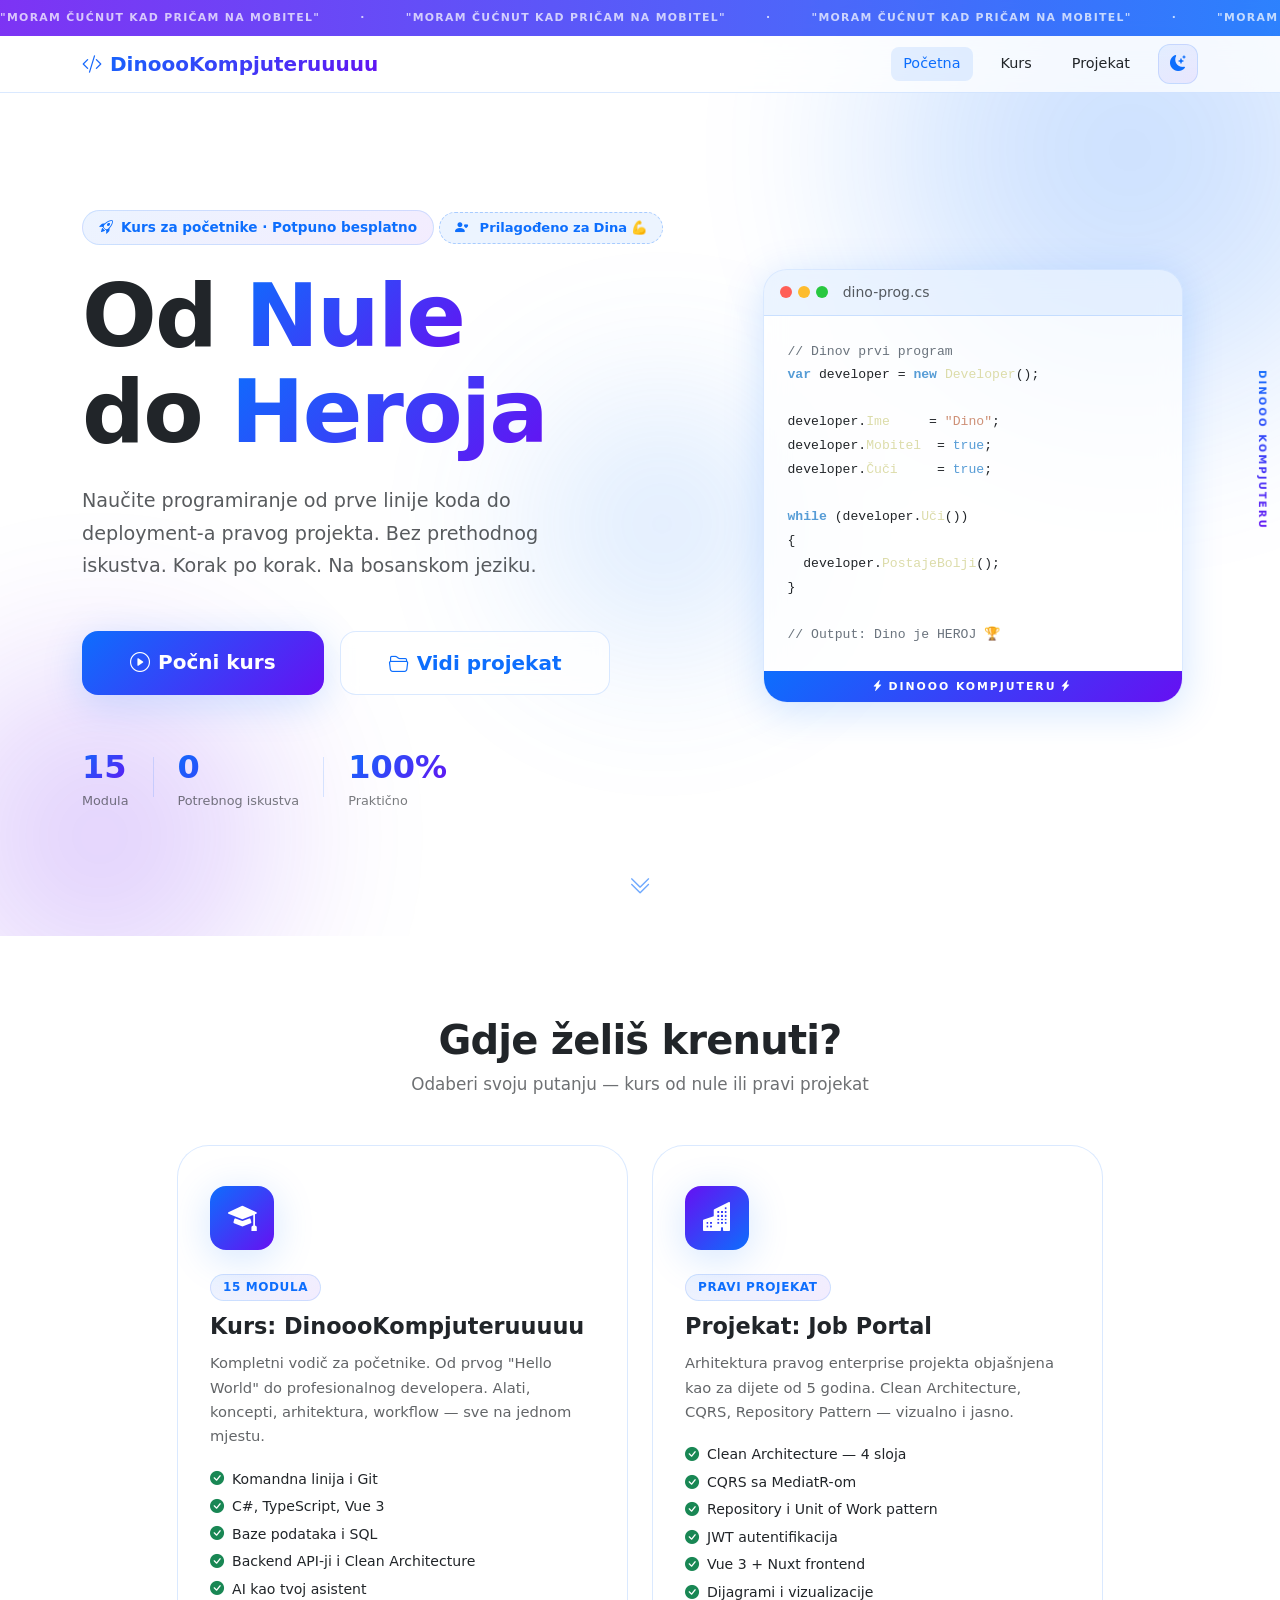
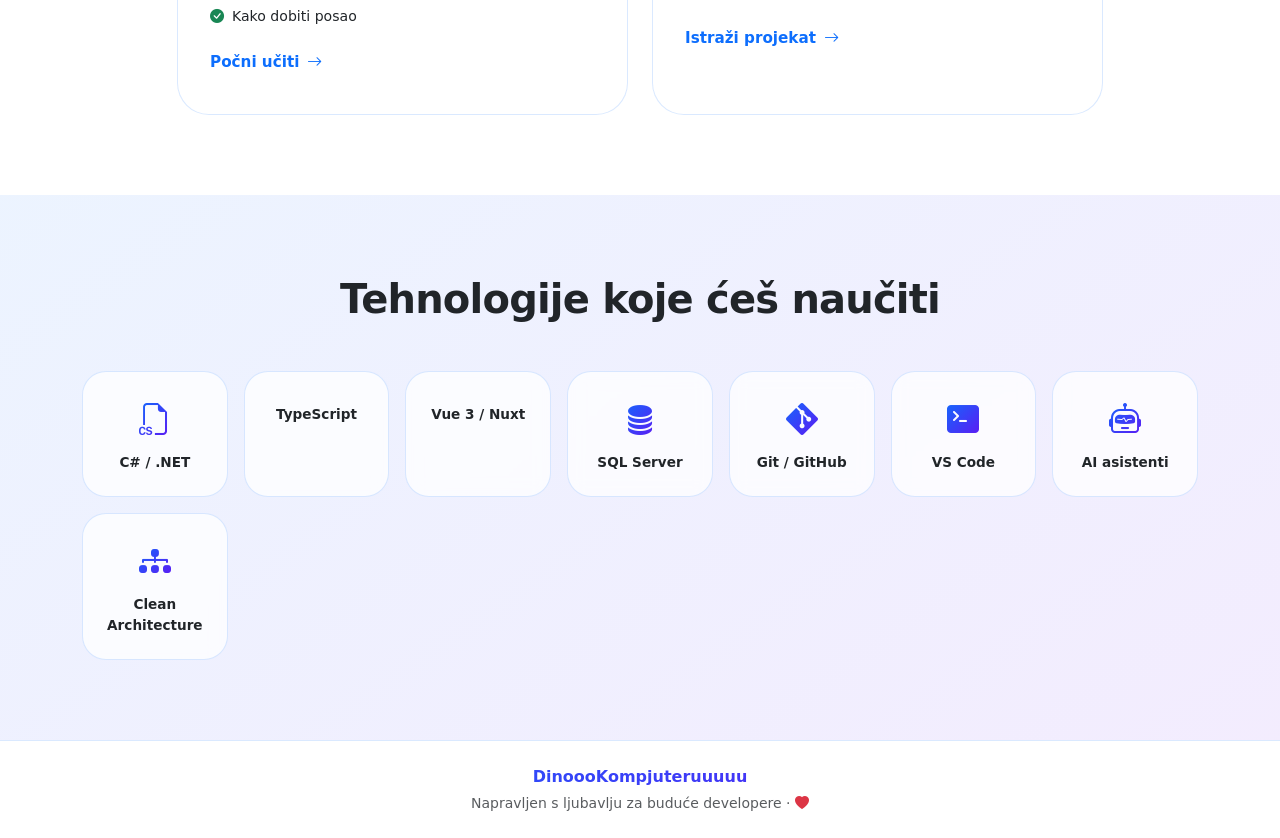
<file: from-zero-to-hero/index.html>
<!DOCTYPE html>
<html lang="bs" data-bs-theme="light">
<head>
  <meta charset="UTF-8" />
  <meta name="viewport" content="width=device-width, initial-scale=1.0" />
  <title>DinoooKompjuteruuuuu — Kurs za Web Developere</title>
  <link href="https://cdn.jsdelivr.net/npm/bootstrap@5.3.3/dist/css/bootstrap.min.css" rel="stylesheet" />
  <link href="https://cdn.jsdelivr.net/npm/bootstrap-icons@1.11.3/font/bootstrap-icons.css" rel="stylesheet" />
  <link href="css/styles.css" rel="stylesheet" />
</head>
<body>

  <!-- DINO QUOTE — scrolling ticker strip -->
  <div class="dino-quote-strip" aria-hidden="true">
    <div class="dino-quote-track">
      <span>"MORAM ČUĆNUT KAD PRIČAM NA MOBITEL"</span>
      <span aria-hidden="true">·</span>
      <span>"MORAM ČUĆNUT KAD PRIČAM NA MOBITEL"</span>
      <span aria-hidden="true">·</span>
      <span>"MORAM ČUĆNUT KAD PRIČAM NA MOBITEL"</span>
      <span aria-hidden="true">·</span>
      <span>"MORAM ČUĆNUT KAD PRIČAM NA MOBITEL"</span>
      <span aria-hidden="true">·</span>
      <span>"MORAM ČUĆNUT KAD PRIČAM NA MOBITEL"</span>
      <span aria-hidden="true">·</span>
      <span>"MORAM ČUĆNUT KAD PRIČAM NA MOBITEL"</span>
      <span aria-hidden="true">·</span>
    </div>
  </div>

  <!-- NAVBAR -->
  <nav class="navbar navbar-expand-lg fixed-top glass-nav glass-nav--below-strip">
    <div class="container">
      <a class="navbar-brand fw-bold gradient-text" href="index.html">
        <i class="bi bi-code-slash me-2"></i>DinoooKompjuteruuuuu
      </a>
      <div class="d-flex align-items-center gap-3 ms-auto">
        <a href="index.html" class="nav-link-custom active">Početna</a>
        <a href="course.html" class="nav-link-custom">Kurs</a>
        <a href="project.html" class="nav-link-custom">Projekat</a>
        <button class="btn btn-theme-toggle" id="themeToggle" title="Promijeni temu">
          <i class="bi bi-moon-stars-fill" id="themeIcon"></i>
        </button>
      </div>
    </div>
  </nav>

  <!-- DINO BOOST — fixed side label -->
  <div class="dino-boost" aria-hidden="true">
    <span class="dino-boost-text">DINOOO KOMPJUTERU</span>
  </div>

  <!-- MAIN HERO -->
  <section class="hero-main d-flex align-items-center">
    <div class="hero-bg-orb orb-1"></div>
    <div class="hero-bg-orb orb-2"></div>
    <div class="hero-bg-orb orb-3"></div>
    <div class="container position-relative z-1">
      <div class="row align-items-center min-vh-100 py-5">
        <div class="col-lg-7 pt-5">
          <div class="badge-pill mb-3">
            <i class="bi bi-rocket-takeoff me-2"></i>Kurs za početnike · Potpuno besplatno
          </div>
          <div class="dino-personal-tag mb-4">
            <i class="bi bi-person-heart me-2"></i>Prilagođeno za <strong>Dina</strong> 💪
          </div>
          <h1 class="hero-title mb-4">
            Od <span class="gradient-text">Nule</span><br />
            do <span class="gradient-text">Heroja</span>
          </h1>
          <p class="hero-subtitle mb-5">
            Naučite programiranje od prve linije koda do deployment-a pravog projekta.
            Bez prethodnog iskustva. Korak po korak. Na bosanskom jeziku.
          </p>
          <div class="d-flex flex-wrap gap-3">
            <a href="course.html" class="btn btn-primary-gradient btn-lg px-5 py-3">
              <i class="bi bi-play-circle me-2"></i>Počni kurs
            </a>
            <a href="project.html" class="btn btn-outline-glass btn-lg px-5 py-3">
              <i class="bi bi-folder2-open me-2"></i>Vidi projekat
            </a>
          </div>
          <div class="hero-stats mt-5 d-flex flex-wrap gap-4">
            <div class="stat-item">
              <span class="stat-number">15</span>
              <span class="stat-label">Modula</span>
            </div>
            <div class="stat-divider"></div>
            <div class="stat-item">
              <span class="stat-number">0</span>
              <span class="stat-label">Potrebnog iskustva</span>
            </div>
            <div class="stat-divider"></div>
            <div class="stat-item">
              <span class="stat-number">100%</span>
              <span class="stat-label">Praktično</span>
            </div>
          </div>
        </div>
        <div class="col-lg-5 d-none d-lg-flex justify-content-center">
          <div class="hero-code-window">
            <div class="code-window-bar">
              <span class="dot dot-red"></span>
              <span class="dot dot-yellow"></span>
              <span class="dot dot-green"></span>
              <span class="ms-2 text-muted small">dino-prog.cs</span>
            </div>
            <pre class="code-window-body"><span class="code-comment">// Dinov prvi program</span>
<span class="code-keyword">var</span> developer = <span class="code-keyword">new</span> <span class="code-fn">Developer</span>();

developer.<span class="code-fn">Ime</span>     = <span class="code-string">"Dino"</span>;
developer.<span class="code-fn">Mobitel</span>  = <span class="code-bool">true</span>;
developer.<span class="code-fn">Čuči</span>     = <span class="code-bool">true</span>;

<span class="code-keyword">while</span> (developer.<span class="code-fn">Uči</span>())
{
  developer.<span class="code-fn">PostajeBolji</span>();
}

<span class="code-comment">// Output: Dino je HEROJ 🏆</span></pre>
            <!-- boosting message inside the window -->
            <div class="code-window-boost">
              <i class="bi bi-lightning-charge-fill me-1"></i>DINOOO KOMPJUTERU<i class="bi bi-lightning-charge-fill ms-1"></i>
            </div>
          </div>
        </div>
      </div>
    </div>
    <div class="scroll-indicator">
      <i class="bi bi-chevron-double-down"></i>
    </div>
  </section>

  <!-- DVIJE KARTICE — HERO SEKCIJE -->
  <section class="section-cards py-6">
    <div class="container">
      <div class="text-center mb-5">
        <h2 class="section-title">Gdje želiš krenuti?</h2>
        <p class="section-subtitle">Odaberi svoju putanju — kurs od nule ili pravi projekat</p>
      </div>

      <div class="row g-4 justify-content-center">

        <!-- KARTICA 1: KURS -->
        <div class="col-md-6 col-lg-5">
          <a href="course.html" class="card-hero-link">
            <div class="card-hero card-course">
              <div class="card-hero-glow"></div>
              <div class="card-hero-icon mb-4">
                <i class="bi bi-mortarboard-fill"></i>
              </div>
              <div class="card-hero-badge">15 modula</div>
              <h3 class="card-hero-title">Kurs: DinoooKompjuteruuuuu</h3>
              <p class="card-hero-desc">
                Kompletni vodič za početnike. Od prvog "Hello World" do profesionalnog developera.
                Alati, koncepti, arhitektura, workflow — sve na jednom mjestu.
              </p>
              <ul class="card-hero-features">
                <li><i class="bi bi-check-circle-fill text-success me-2"></i>Komandna linija i Git</li>
                <li><i class="bi bi-check-circle-fill text-success me-2"></i>C#, TypeScript, Vue 3</li>
                <li><i class="bi bi-check-circle-fill text-success me-2"></i>Baze podataka i SQL</li>
                <li><i class="bi bi-check-circle-fill text-success me-2"></i>Backend API-ji i Clean Architecture</li>
                <li><i class="bi bi-check-circle-fill text-success me-2"></i>AI kao tvoj asistent</li>
                <li><i class="bi bi-check-circle-fill text-success me-2"></i>Kako dobiti posao</li>
              </ul>
              <div class="card-hero-cta">
                Počni učiti <i class="bi bi-arrow-right ms-2"></i>
              </div>
            </div>
          </a>
        </div>

        <!-- KARTICA 2: PROJEKAT -->
        <div class="col-md-6 col-lg-5">
          <a href="project.html" class="card-hero-link">
            <div class="card-hero card-project">
              <div class="card-hero-glow"></div>
              <div class="card-hero-icon mb-4">
                <i class="bi bi-buildings-fill"></i>
              </div>
              <div class="card-hero-badge">Pravi projekat</div>
              <h3 class="card-hero-title">Projekat: Job Portal</h3>
              <p class="card-hero-desc">
                Arhitektura pravog enterprise projekta objašnjena kao za dijete od 5 godina.
                Clean Architecture, CQRS, Repository Pattern — vizualno i jasno.
              </p>
              <ul class="card-hero-features">
                <li><i class="bi bi-check-circle-fill text-success me-2"></i>Clean Architecture — 4 sloja</li>
                <li><i class="bi bi-check-circle-fill text-success me-2"></i>CQRS sa MediatR-om</li>
                <li><i class="bi bi-check-circle-fill text-success me-2"></i>Repository i Unit of Work pattern</li>
                <li><i class="bi bi-check-circle-fill text-success me-2"></i>JWT autentifikacija</li>
                <li><i class="bi bi-check-circle-fill text-success me-2"></i>Vue 3 + Nuxt frontend</li>
                <li><i class="bi bi-check-circle-fill text-success me-2"></i>Dijagrami i vizualizacije</li>
              </ul>
              <div class="card-hero-cta">
                Istraži projekat <i class="bi bi-arrow-right ms-2"></i>
              </div>
            </div>
          </a>
        </div>

      </div>
    </div>
  </section>

  <!-- TECH STACK -->
  <section class="section-tech py-6">
    <div class="container">
      <div class="text-center mb-5">
        <h2 class="section-title">Tehnologije koje ćeš naučiti</h2>
      </div>
      <div class="tech-grid">
        <div class="tech-item"><i class="bi bi-filetype-cs"></i><span>C# / .NET</span></div>
        <div class="tech-item"><i class="bi bi-filetype-ts"></i><span>TypeScript</span></div>
        <div class="tech-item"><i class="bi bi-filetype-vue"></i><span>Vue 3 / Nuxt</span></div>
        <div class="tech-item"><i class="bi bi-database-fill"></i><span>SQL Server</span></div>
        <div class="tech-item"><i class="bi bi-git"></i><span>Git / GitHub</span></div>
        <div class="tech-item"><i class="bi bi-terminal-fill"></i><span>VS Code</span></div>
        <div class="tech-item"><i class="bi bi-robot"></i><span>AI asistenti</span></div>
        <div class="tech-item"><i class="bi bi-diagram-3-fill"></i><span>Clean Architecture</span></div>
      </div>
    </div>
  </section>

  <!-- FOOTER -->
  <footer class="footer py-4">
    <div class="container text-center">
      <p class="mb-1 fw-semibold gradient-text">DinoooKompjuteruuuuu</p>
      <p class="text-muted small mb-0">Napravljen s ljubavlju za buduće developere · <i class="bi bi-heart-fill text-danger"></i></p>
    </div>
  </footer>

  <script src="https://cdn.jsdelivr.net/npm/bootstrap@5.3.3/dist/js/bootstrap.bundle.min.js"></script>
  <script src="js/app.js"></script>
</body>
</html>
</file>
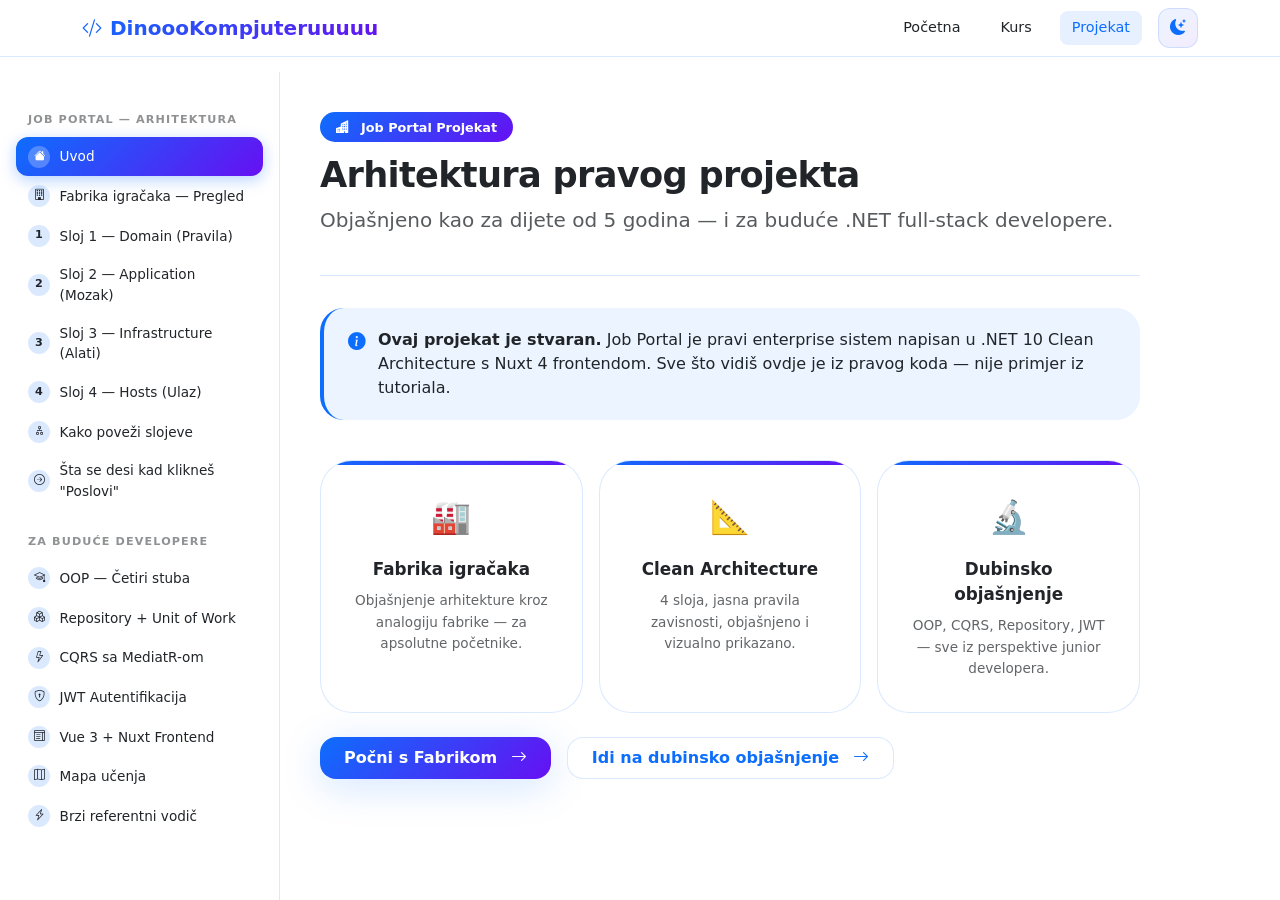
<file: from-zero-to-hero/project.html>
<!DOCTYPE html>
<html lang="bs" data-bs-theme="light">
<head>
  <meta charset="UTF-8" />
  <meta name="viewport" content="width=device-width, initial-scale=1.0" />
  <title>Projekat — DinoooKompjuteruuuuu</title>
  <link href="https://cdn.jsdelivr.net/npm/bootstrap@5.3.3/dist/css/bootstrap.min.css" rel="stylesheet" />
  <link href="https://cdn.jsdelivr.net/npm/bootstrap-icons@1.11.3/font/bootstrap-icons.css" rel="stylesheet" />
  <link href="css/styles.css" rel="stylesheet" />
</head>
<body>

  <!-- NAVBAR -->
  <nav class="navbar navbar-expand-lg fixed-top glass-nav">
    <div class="container">
      <a class="navbar-brand fw-bold gradient-text" href="index.html">
        <i class="bi bi-code-slash me-2"></i>DinoooKompjuteruuuuu
      </a>
      <div class="d-flex align-items-center gap-3 ms-auto">
        <a href="index.html" class="nav-link-custom">Početna</a>
        <a href="course.html" class="nav-link-custom">Kurs</a>
        <a href="project.html" class="nav-link-custom active">Projekat</a>
        <button class="btn btn-theme-toggle" id="themeToggle" title="Promijeni temu">
          <i class="bi bi-moon-stars-fill" id="themeIcon"></i>
        </button>
      </div>
    </div>
  </nav>

  <div class="course-layout">

    <!-- SIDEBAR -->
    <aside class="course-sidebar" id="sidebar">
      <div class="sidebar-label">Job Portal — Arhitektura</div>
      <button class="sidebar-nav-item active" data-section="p0">
        <span class="module-num"><i class="bi bi-house-fill"></i></span>
        Uvod
      </button>
      <button class="sidebar-nav-item" data-section="p1">
        <span class="module-num"><i class="bi bi-building"></i></span>
        Fabrika igračaka — Pregled
      </button>
      <button class="sidebar-nav-item" data-section="p2">
        <span class="module-num">1</span>
        Sloj 1 — Domain (Pravila)
      </button>
      <button class="sidebar-nav-item" data-section="p3">
        <span class="module-num">2</span>
        Sloj 2 — Application (Mozak)
      </button>
      <button class="sidebar-nav-item" data-section="p4">
        <span class="module-num">3</span>
        Sloj 3 — Infrastructure (Alati)
      </button>
      <button class="sidebar-nav-item" data-section="p5">
        <span class="module-num">4</span>
        Sloj 4 — Hosts (Ulaz)
      </button>
      <button class="sidebar-nav-item" data-section="p6">
        <span class="module-num"><i class="bi bi-diagram-2"></i></span>
        Kako poveži slojeve
      </button>
      <button class="sidebar-nav-item" data-section="p7">
        <span class="module-num"><i class="bi bi-arrow-right-circle"></i></span>
        Šta se desi kad klikneš "Poslovi"
      </button>

      <div class="sidebar-label mt-3">Za buduće developere</div>
      <button class="sidebar-nav-item" data-section="b0">
        <span class="module-num"><i class="bi bi-mortarboard"></i></span>
        OOP — Četiri stuba
      </button>
      <button class="sidebar-nav-item" data-section="b1">
        <span class="module-num"><i class="bi bi-boxes"></i></span>
        Repository + Unit of Work
      </button>
      <button class="sidebar-nav-item" data-section="b2">
        <span class="module-num"><i class="bi bi-lightning"></i></span>
        CQRS sa MediatR-om
      </button>
      <button class="sidebar-nav-item" data-section="b3">
        <span class="module-num"><i class="bi bi-shield-lock"></i></span>
        JWT Autentifikacija
      </button>
      <button class="sidebar-nav-item" data-section="b4">
        <span class="module-num"><i class="bi bi-layout-text-window"></i></span>
        Vue 3 + Nuxt Frontend
      </button>
      <button class="sidebar-nav-item" data-section="b5">
        <span class="module-num"><i class="bi bi-map"></i></span>
        Mapa učenja
      </button>
      <button class="sidebar-nav-item" data-section="b6">
        <span class="module-num"><i class="bi bi-lightning-charge"></i></span>
        Brzi referentni vodič
      </button>
    </aside>

    <!-- MAIN CONTENT -->
    <main class="course-main">

      <!-- P0: UVOD -->
      <section class="content-section active page-fade-in" id="p0">
        <div class="module-header">
          <div class="module-number-badge"><i class="bi bi-buildings-fill me-1"></i> Job Portal Projekat</div>
          <h1 class="module-title">Arhitektura pravog projekta</h1>
          <p class="lead opacity-75">Objašnjeno kao za dijete od 5 godina — i za buduće .NET full-stack developere.</p>
        </div>

        <div class="info-box tip">
          <i class="bi bi-info-circle-fill"></i>
          <div><strong>Ovaj projekat je stvaran.</strong> Job Portal je pravi enterprise sistem napisan u .NET 10 Clean Architecture s Nuxt 4 frontendom. Sve što vidiš ovdje je iz pravog koda — nije primjer iz tutoriala.</div>
        </div>

        <div class="row g-3 my-4">
          <div class="col-md-4">
            <div class="pattern-card text-center">
              <div class="pattern-card-icon">🏭</div>
              <div class="pattern-card-title">Fabrika igračaka</div>
              <div class="pattern-card-desc">Objašnjenje arhitekture kroz analogiju fabrike — za apsolutne početnike.</div>
            </div>
          </div>
          <div class="col-md-4">
            <div class="pattern-card text-center">
              <div class="pattern-card-icon">📐</div>
              <div class="pattern-card-title">Clean Architecture</div>
              <div class="pattern-card-desc">4 sloja, jasna pravila zavisnosti, objašnjeno i vizualno prikazano.</div>
            </div>
          </div>
          <div class="col-md-4">
            <div class="pattern-card text-center">
              <div class="pattern-card-icon">🔬</div>
              <div class="pattern-card-title">Dubinsko objašnjenje</div>
              <div class="pattern-card-desc">OOP, CQRS, Repository, JWT — sve iz perspektive junior developera.</div>
            </div>
          </div>
        </div>

        <div class="d-flex gap-3 flex-wrap">
          <button class="btn btn-primary-gradient px-4 py-2" onclick="showSection('p1')">
            Počni s Fabrikom <i class="bi bi-arrow-right ms-2"></i>
          </button>
          <button class="btn btn-outline-glass px-4 py-2" onclick="showSection('b0')">
            Idi na dubinsko objašnjenje <i class="bi bi-arrow-right ms-2"></i>
          </button>
        </div>
      </section>

      <!-- P1: FABRIKA -->
      <section class="content-section" id="p1">
        <div class="module-header">
          <div class="module-number-badge"><i class="bi bi-building me-1"></i> Pregled</div>
          <h1 class="module-title">Zamislite: Fabrika igračaka 🏭</h1>
        </div>

        <p>Zamoislite da imate fabriku igračaka. Fabrika ima različite <strong>sobe</strong> i svaka soba ima <strong>jedan posao</strong>. Niko ne radi posao drugog. To je cijela ideja ovog projekta.</p>

        <div class="info-box tip">
          <i class="bi bi-folder2-open"></i>
          <div><strong>Fabrika ima dvije zgrade:</strong><br/>
            <code>JobPortal/</code> — stara zgrada (zamjenjuje se, ignoriši je)<br/>
            <code>src/</code> — nova zgrada (ovo je prava, organizovana)
          </div>
        </div>

        <h4 class="mt-4">Nova zgrada ima 4 sprata</h4>
        <div class="architecture-diagram">
          <div class="layer-card layer-host">
            <div class="layer-label">Sprat 4 — ULAZNA VRATA</div>
            <div class="layer-title">Hosts/ — API + Website</div>
            <div class="layer-desc"><code>JobPortal.Api</code> — .NET vrata · <code>Skipsearch.Client</code> — website koji korisnici vide</div>
          </div>
          <div class="layer-arrow"><i class="bi bi-arrow-down"></i></div>
          <div class="layer-card layer-infra">
            <div class="layer-label">Sprat 3 — SOBA S ALATIMA</div>
            <div class="layer-title">Infrastructure/ — Baza, Servisi, Email</div>
            <div class="layer-desc">AppDbContext, Repositories, TokenService, SendEmailService, LinkedIn adapter</div>
          </div>
          <div class="layer-arrow"><i class="bi bi-arrow-down"></i></div>
          <div class="layer-card layer-app">
            <div class="layer-label">Sprat 2 — MOZAK</div>
            <div class="layer-title">Application/ — Logika, Handleri, CQRS</div>
            <div class="layer-desc">Commands, Queries, Handlers — čista logika, nema baza nema weba</div>
          </div>
          <div class="layer-arrow"><i class="bi bi-arrow-down"></i></div>
          <div class="layer-card layer-domain">
            <div class="layer-label">Sprat 1 — PRAVILA (SRCE)</div>
            <div class="layer-title">Domain/ — Entiteti, Interfejsi</div>
            <div class="layer-desc">User, AppliedJob, LikedJob — blueprinti. IUserRepository — obećanja. Nula vanjskih zavisnosti.</div>
          </div>
        </div>

        <div class="info-box rule mt-3">
          <i class="bi bi-bookmark-fill"></i>
          <div><strong>Zlatno pravilo:</strong> Svaki sprat razgovara samo sa spratom ISPOD sebe. Nikad ne preskačeš spratove. Nikad ne ideš GORE.</div>
        </div>

        <h4 class="mt-4">Zašto ovakva struktura?</h4>
        <div class="row g-3">
          <div class="col-md-6"><div class="walkthrough-step"><div class="walkthrough-step-num">✓</div><div><div class="walkthrough-step-layer">Testabilnost</div><div class="walkthrough-step-text">Možeš zamijeniti pravu bazu s lažnom za testove — mozak ne primijeti razliku</div></div></div></div>
          <div class="col-md-6"><div class="walkthrough-step"><div class="walkthrough-step-num">✓</div><div><div class="walkthrough-step-layer">Zamjenjivost</div><div class="walkthrough-step-text">Zamijeniti SQL Server za PostgreSQL = promijeni jednu klasu</div></div></div></div>
          <div class="col-md-6"><div class="walkthrough-step"><div class="walkthrough-step-num">✓</div><div><div class="walkthrough-step-layer">Čitljivost</div><div class="walkthrough-step-text">Novi developer odmah zna gdje da gleda za svaki tip koda</div></div></div></div>
          <div class="col-md-6"><div class="walkthrough-step"><div class="walkthrough-step-num">✓</div><div><div class="walkthrough-step-layer">Skalabilnost</div><div class="walkthrough-step-text">Module se mogu izvući u zasebne servise kad projekt naraste</div></div></div></div>
        </div>
      </section>

      <!-- P2: DOMAIN -->
      <section class="content-section" id="p2">
        <div class="module-header">
          <div class="module-number-badge">Sprat 1</div>
          <h1 class="module-title">Domain — Soba pravila 📐</h1>
        </div>
        <p>Ovdje žive <strong>blueprinti</strong>. Razmišljaj o ovome kao o nacrtima za igračke.</p>
        <p>Kaže: <em>"Korisnik izgleda ovako. Posao izgleda ovako."</em></p>

        <h4>Entiteti — šta stvari JESU</h4>
        <div class="code-block">
          <div class="code-block-header"><span class="code-block-lang">csharp</span><span class="text-muted small">Domain/Entities/User.cs</span></div>
          <pre>public class User
{
    public Guid Id { get; set; }
    public string Name { get; set; }
    public string Email { get; set; }
    public string Password { get; set; }
}
// Ovo je blueprint. Govori "Korisnik je stvar koja ima Id, Ime, Email i Lozinku."</pre>
        </div>

        <h4 class="mt-4">Interfejsi — OBEĆANJA</h4>
        <div class="code-block">
          <div class="code-block-header"><span class="code-block-lang">csharp</span><span class="text-muted small">Domain/Repositories/IUserRepository.cs</span></div>
          <pre>public interface IUserRepository
{
    Task&lt;User&gt; GetByIdAsync(Guid id);
    Task AddAsync(User user);
}
// IUserRepository je samo obećanje.
// Kaže "Ne zanima me KAKO snemaš korisnika, samo da MOŽEŠ."
// Stvarno snimanje je na Spratu 3.</pre>
        </div>

        <h4 class="mt-4">Šta se nalazi u Domain sloju</h4>
        <table class="content-table">
          <thead><tr><th>Folder</th><th>Sadržaj</th></tr></thead>
          <tbody>
            <tr><td><code>Domain/Entities/</code></td><td>User, AppliedJob, LikedJob, PushSubscription, UserDocument</td></tr>
            <tr><td><code>Domain/Repositories/</code></td><td>IUserRepository, IAppliedJobRepository, IUnitOfWork</td></tr>
            <tr><td><code>Domain/Enums/</code></td><td>Fiksne liste vrijednosti: JobType, JobStatus</td></tr>
          </tbody>
        </table>

        <div class="info-box rule">
          <i class="bi bi-bookmark-fill"></i>
          <div><strong>Pravilo Domain sloja:</strong> Ovaj sloj ima NULA zavisnosti na bilo šta drugo. Ne referencira Infrastructure. Ne referencira web framework. Apsolutno ništa.</div>
        </div>
      </section>

      <!-- P3: APPLICATION -->
      <section class="content-section" id="p3">
        <div class="module-header">
          <div class="module-number-badge">Sprat 2</div>
          <h1 class="module-title">Application — Mozak 🧠</h1>
        </div>
        <p>Ovdje se dešava <strong>razmišljanje</strong>. Nema koda za bazu. Nema web koda. Samo čista logika.</p>
        <p>Koristi <strong>CQRS</strong> — modernu riječ za razdvajanje stvari u dva segmenta:</p>

        <div class="cqrs-split">
          <div class="cqrs-side cqrs-query">
            <div class="cqrs-label"><i class="bi bi-eye me-1"></i>Queries = samo ČITANJE</div>
            <ul class="small ps-3 mb-0">
              <li><code>GetJobsQuery</code> — daj mi listu poslova</li>
              <li><code>GetJobDetailsQuery</code> — daj mi detalje posla #5</li>
              <li><code>GetUserQuery</code> — daj mi info korisnika</li>
            </ul>
            <div class="mt-2 small opacity-65">Nikad ne mijenja podatke. Samo čita.</div>
          </div>
          <div class="cqrs-side cqrs-command">
            <div class="cqrs-label"><i class="bi bi-pencil me-1"></i>Commands = MIJENJANJE</div>
            <ul class="small ps-3 mb-0">
              <li><code>CreateUserCommand</code> — napravi korisnika</li>
              <li><code>ApplyForJobCommand</code> — apliciraj na posao</li>
              <li><code>LikeJobCommand</code> — lajkaj posao</li>
            </ul>
            <div class="mt-2 small opacity-65">Mijenja podatke. Vraća uspjeh/neuspjeh.</div>
          </div>
        </div>

        <h4 class="mt-4">Svaki Query/Command ima Handler — radnika</h4>
        <div class="code-block">
          <div class="code-block-header"><span class="code-block-lang">csharp</span></div>
          <pre>// Pitanje: "daj mi listu poslova"
public class GetJobsQuery : IQuery&lt;List&lt;JobDto&gt;&gt;
{
    public string? SearchTerm { get; set; }
}

// Odgovor: handler koji radi posao
public class GetJobsQueryHandler : IQueryHandler&lt;GetJobsQuery, List&lt;JobDto&gt;&gt;
{
    private readonly IJobExternalService _jobService;  // obećanje iz Domain sloja

    public GetJobsQueryHandler(IJobExternalService jobService)
    {
        _jobService = jobService; // ubrizgano izvana — handler ne pravi ovo sam
    }

    public async Task&lt;List&lt;JobDto&gt;&gt; Handle(GetJobsQuery query, CancellationToken ct)
    {
        return await _jobService.GetJobsAsync(query.SearchTerm);
    }
}</pre>
        </div>

        <div class="info-box tip">
          <i class="bi bi-lightbulb-fill"></i>
          <div>Handler prima <code>IJobExternalService</code> — interfejs (obećanje). Ne zna i nije mu bitno da je <code>JobService</code> u Infrastructure sloju prava klasa koja pravi HTTP pozive.</div>
        </div>

        <h4 class="mt-4">MediatR — Sekretar koji rješava ko radi šta</h4>
        <div class="flow-diagram">
          <div class="flow-step">
            <div class="flow-step-num">1</div>
            <div class="flow-step-icon">📋</div>
            <div class="flow-step-label">API endpoint</div>
            <div class="flow-step-desc">Šalje <code>GetJobsQuery</code> MediatR-u</div>
          </div>
          <div class="flow-arrow"></div>
          <div class="flow-step">
            <div class="flow-step-num">2</div>
            <div class="flow-step-icon">📞</div>
            <div class="flow-step-label">MediatR (Sekretar)</div>
            <div class="flow-step-desc">Traži: "ko rukuje GetJobsQuery?" Pronalazi GetJobsQueryHandler</div>
          </div>
          <div class="flow-arrow"></div>
          <div class="flow-step">
            <div class="flow-step-num">3</div>
            <div class="flow-step-icon">⚙️</div>
            <div class="flow-step-label">GetJobsQueryHandler</div>
            <div class="flow-step-desc">Dobija Query, izvršava logiku, vraća rezultat</div>
          </div>
        </div>
      </section>

      <!-- P4: INFRASTRUCTURE -->
      <section class="content-section" id="p4">
        <div class="module-header">
          <div class="module-number-badge">Sprat 3</div>
          <h1 class="module-title">Infrastructure — Soba s alatima 🔧</h1>
        </div>
        <p>Ovdje se dešava <strong>pravi rad</strong>. Baza podataka, HTTP pozivi, emaili, LinkedIn login...</p>

        <h4>Šta je u ovom sloju</h4>
        <table class="content-table">
          <thead><tr><th>Fajl</th><th>Šta radi</th></tr></thead>
          <tbody>
            <tr><td><code>AppDbContext.cs</code></td><td>Stvarna veza na SQL Server bazu</td></tr>
            <tr><td><code>UserRepository.cs</code></td><td>ISPUNJAVA obećanje <code>IUserRepository</code> iz Domain sloja</td></tr>
            <tr><td><code>JobService.cs</code></td><td>Poziva externi API za listu poslova</td></tr>
            <tr><td><code>SendEmailService.cs</code></td><td>Šalje prave emailove</td></tr>
            <tr><td><code>TokenService.cs</code></td><td>Pravi JWT login tokene</td></tr>
            <tr><td><code>UnitOfWork.cs</code></td><td>Omotava snimanje u bazu</td></tr>
            <tr><td><code>DependencyInjection.cs</code></td><td>Soba za žičanje — ko šta dobije</td></tr>
          </tbody>
        </table>

        <h4 class="mt-4">Ispunjavanje obećanja — Repository implementacija</h4>
        <div class="code-block">
          <div class="code-block-header"><span class="code-block-lang">csharp</span><span class="text-muted small">Infrastructure/Repositories/UserRepository.cs</span></div>
          <pre>public class UserRepository : IUserRepository  // ispunjava obećanje!
{
    private readonly AppDbContext _context;

    public UserRepository(AppDbContext context)
    {
        _context = context;
    }

    public async Task&lt;User&gt; GetByIdAsync(Guid id)
    {
        return await _context.Users.FindAsync(id); // stvarni SQL upit via EF Core
    }

    public async Task AddAsync(User user)
    {
        await _context.Users.AddAsync(user); // priprema INSERT
    }
}</pre>
        </div>

        <h4 class="mt-4">Soba za žičanje — DependencyInjection.cs</h4>
        <div class="code-block">
          <div class="code-block-header"><span class="code-block-lang">csharp</span><span class="text-muted small">Infrastructure/DependencyInjection.cs</span></div>
          <pre>services.AddScoped&lt;IUserRepository, UserRepository&gt;();
// "Kad iko pita za IUserRepository, daj mu UserRepository"

services.AddScoped&lt;IUnitOfWork, UnitOfWork&gt;();
services.AddScoped&lt;ISendEmailService, SendEmailService&gt;();
services.AddScoped&lt;IJobExternalService, JobService&gt;();</pre>
        </div>

        <div class="info-box tip">
          <i class="bi bi-lightbulb-fill"></i>
          <div><strong>Ovo je magija:</strong> Mozak (Application) kaže "daj mi IUserRepository". Soba za žičanje kaže "evo ti UserRepository". Mozak ne zna i nije mu bitno šta točno dobija — samo da ispunjava obećanje.</div>
        </div>
      </section>

      <!-- P5: HOSTS -->
      <section class="content-section" id="p5">
        <div class="module-header">
          <div class="module-number-badge">Sprat 4</div>
          <h1 class="module-title">Hosts — Ulazna vrata 🚪</h1>
        </div>
        <p>Dva ulaza u sistem:</p>

        <div class="row g-4">
          <div class="col-md-6">
            <div class="layer-card layer-host h-100">
              <div class="layer-label">Ulaz 1 — API</div>
              <div class="layer-title">JobPortal.Api</div>
              <div class="layer-desc mb-3">.NET 10 Minimal API. Prima HTTP zahtjeve, poziva Application handlere, vraća JSON odgovore.</div>
              <div class="code-block mb-0">
                <div class="code-block-header"><span class="code-block-lang">csharp</span></div>
                <pre style="font-size:0.75rem">// Program.cs
app.AddApplication();
app.AddInfrastructure();
app.AddAuthentication();
app.MapEndpoints();</pre>
              </div>
            </div>
          </div>
          <div class="col-md-6">
            <div class="layer-card layer-domain h-100">
              <div class="layer-label">Ulaz 2 — Website</div>
              <div class="layer-title">Skipsearch.Client (Nuxt/Vue)</div>
              <div class="layer-desc mb-3">Website koji korisnici vide u browseru. Vue 3 komponente, Pinia stanje, Nuxt routing.</div>
              <div class="code-block mb-0">
                <div class="code-block-header"><span class="code-block-lang">text</span></div>
                <pre style="font-size:0.75rem">app/pages/
  index.vue         ← naslovna
  jobs/[id].vue     ← detalji posla
  login.vue         ← login stranica
  profile.vue       ← profil korisnika
  applied-jobs.vue  ← poslovi gdje si aplicirao</pre>
              </div>
            </div>
          </div>
        </div>
      </section>

      <!-- P6: POVEZIVANJE -->
      <section class="content-section" id="p6">
        <div class="module-header">
          <div class="module-number-badge"><i class="bi bi-diagram-2 me-1"></i> Veze</div>
          <h1 class="module-title">Kako se slojevi spajaju</h1>
        </div>

        <h4>Inversion of Control — Magični trik</h4>
        <p>Normalno bi rekao: <em>"Mozak, koristi UserRepository da snimiš korisnika."</em></p>
        <p>Sa IoC kažeš: <em>"Mozak, samo traži IUserRepository. Neko drugi će odlučiti šta to je."</em></p>

        <div class="architecture-diagram">
          <div class="row g-2 align-items-center">
            <div class="col text-center">
              <div class="layer-card layer-app text-center mb-0">
                <div class="layer-label">Application/Mozak</div>
                <div class="layer-title">Traži: IUserRepository</div>
              </div>
            </div>
            <div class="col-auto text-center" style="font-size:2rem">→</div>
            <div class="col text-center">
              <div class="layer-card layer-host text-center mb-0">
                <div class="layer-label">DI Container</div>
                <div class="layer-title">"Evo ti UserRepository!"</div>
              </div>
            </div>
            <div class="col-auto text-center" style="font-size:2rem">→</div>
            <div class="col text-center">
              <div class="layer-card layer-infra text-center mb-0">
                <div class="layer-label">Infrastructure</div>
                <div class="layer-title">UserRepository ispunjava obećanje</div>
              </div>
            </div>
          </div>
        </div>

        <h4 class="mt-4">Unit of Work — Sve ili ništa</h4>
        <p>Zamislite da kupuješ Lego I knjigu. Ako prodavnica ostane bez knjige na pola transakcije, ne želiš platiti samo Lego i dobiti ništa. Ili <strong>oboje</strong> prolazi, ili <strong>ništa</strong> ne prolazi.</p>

        <div class="code-block">
          <div class="code-block-header"><span class="code-block-lang">csharp</span></div>
          <pre>// U handleru:
await _userRepository.AddAsync(noviKorisnik);
await _appliedJobRepository.AddAsync(noviAppliciraPostak);
await _unitOfWork.SaveChangesAsync(); // JEDAN commit — oba ili nijedan</pre>
        </div>

        <div class="info-box good">
          <i class="bi bi-check-circle-fill"></i>
          <div>Ovo se direktno mapira na <strong>database transakciju</strong>. Ako bilo šta ne uspije, cijela transakcija se poništava. Podaci ostaju konzistentni.</div>
        </div>
      </section>

      <!-- P7: WALKTHROUGH -->
      <section class="content-section" id="p7">
        <div class="module-header">
          <div class="module-number-badge"><i class="bi bi-arrow-right-circle me-1"></i> Walkthrough</div>
          <h1 class="module-title">Šta se desi kad klikneš "Poslovi" 🖱️</h1>
        </div>
        <p>Pratimo pravi zahtjev kroz svaki sloj sistema — korak po korak.</p>

        <div class="walkthrough-step">
          <div class="walkthrough-step-num">1</div>
          <div><div class="walkthrough-step-layer">Browser</div><div class="walkthrough-step-text">Klikneš "Poslovi" u navigaciji → Nuxt stranica <code>app/pages/jobs/index.vue</code></div></div>
        </div>
        <div class="walkthrough-step">
          <div class="walkthrough-step-num">2</div>
          <div><div class="walkthrough-step-layer">Nuxt Frontend</div><div class="walkthrough-step-text"><code>onMounted()</code> se okida → poziva <code>await $fetch('/api/jobs')</code></div></div>
        </div>
        <div class="walkthrough-step">
          <div class="walkthrough-step-num">3</div>
          <div><div class="walkthrough-step-layer">Mreža</div><div class="walkthrough-step-text">HTTP GET /api/jobs zahtjev putuje do servera</div></div>
        </div>
        <div class="walkthrough-step">
          <div class="walkthrough-step-num">4</div>
          <div><div class="walkthrough-step-layer">JobPortal.Api (Hosts)</div><div class="walkthrough-step-text">Program.cs endpoint prima zahtjev → šalje <code>new GetJobsQuery()</code> MediatR-u</div></div>
        </div>
        <div class="walkthrough-step">
          <div class="walkthrough-step-num">5</div>
          <div><div class="walkthrough-step-layer">MediatR (Sekretar)</div><div class="walkthrough-step-text">Gleda: "Ko rukuje GetJobsQuery?" → Pronalazi <code>GetJobsQueryHandler</code> → Poziva ga</div></div>
        </div>
        <div class="walkthrough-step">
          <div class="walkthrough-step-num">6</div>
          <div><div class="walkthrough-step-layer">Application (Mozak)</div><div class="walkthrough-step-text"><code>GetJobsQueryHandler</code> prima query → traži <code>IJobExternalService</code> za poslove</div></div>
        </div>
        <div class="walkthrough-step">
          <div class="walkthrough-step-num">7</div>
          <div><div class="walkthrough-step-layer">Infrastructure (Alati)</div><div class="walkthrough-step-text"><code>JobService</code> pravi HTTP poziv na externi API za poslove → deserijalizira JSON → vraća <code>List&lt;JobDto&gt;</code></div></div>
        </div>
        <div class="walkthrough-step">
          <div class="walkthrough-step-num">8</div>
          <div><div class="walkthrough-step-layer">Povratak gore</div><div class="walkthrough-step-text">JobService → Handler → MediatR → API endpoint → JSON serijalizacija → HTTP 200 OK</div></div>
        </div>
        <div class="walkthrough-step">
          <div class="walkthrough-step-num">9</div>
          <div><div class="walkthrough-step-layer">Nuxt Frontend</div><div class="walkthrough-step-text">Prima JSON niz poslova → Vue renderuje kartice poslova na ekranu</div></div>
        </div>

        <div class="info-box tip mt-3">
          <i class="bi bi-lightbulb-fill"></i>
          <div>Poslovi dolaze iz <strong>externog API-ja</strong> (ne iz ove baze podataka) — zato postoji <code>JobService</code> koji pravi HTTP pozive prema van.</div>
        </div>
      </section>

      <!-- B0: OOP -->
      <section class="content-section" id="b0">
        <div class="module-header">
          <div class="module-number-badge"><i class="bi bi-mortarboard me-1"></i> Za developere</div>
          <h1 class="module-title">OOP — Četiri stuba 🏛️</h1>
        </div>
        <p>Objektno-orijentisano programiranje (OOP) kaže: modeluj kod kao stvari iz stvarnog života. Klasa je blueprint. Objekat je instanca napravljena iz tog blueprinta.</p>

        <div class="row g-3 my-3">
          <div class="col-md-6">
            <div class="pillar-card">
              <div class="pillar-icon">🔒</div>
              <div class="pillar-title">1. Enkapsulacija</div>
              <div class="pillar-tagline">"Mind your own business"</div>
              <div class="code-block mt-2">
                <div class="code-block-header"><span class="code-block-lang">csharp</span></div>
                <pre style="font-size:0.75rem">public class User
{
    private string _passwordHash; // skriveno!

    public void SetPassword(string plain)
    {
        _passwordHash = Hash(plain);
    }
    // Vanjski kod ne vidi hash logiku
}</pre>
              </div>
            </div>
          </div>
          <div class="col-md-6">
            <div class="pillar-card">
              <div class="pillar-icon">🎭</div>
              <div class="pillar-title">2. Apstrakcija</div>
              <div class="pillar-tagline">"Svejedno mi je kako, samo uradi"</div>
              <div class="code-block mt-2">
                <div class="code-block-header"><span class="code-block-lang">csharp</span></div>
                <pre style="font-size:0.75rem">public interface IUserRepository
{
    Task&lt;User&gt; GetByIdAsync(Guid id);
    Task AddAsync(User user);
}
// Ne znamo je li SQL, MongoDB ili fajl</pre>
              </div>
            </div>
          </div>
          <div class="col-md-6">
            <div class="pillar-card">
              <div class="pillar-icon">🧬</div>
              <div class="pillar-title">3. Nasljeđivanje</div>
              <div class="pillar-tagline">"Dobiješ sve što ja imam"</div>
              <div class="code-block mt-2">
                <div class="code-block-header"><span class="code-block-lang">csharp</span></div>
                <pre style="font-size:0.75rem">public class Animal
{
    public void Breathe() { ... }
}
public class Dog : Animal // nasljeđuje
{
    public void Bark() { ... }
}
var dog = new Dog();
dog.Breathe(); // naslijeđeno — radi!</pre>
              </div>
            </div>
          </div>
          <div class="col-md-6">
            <div class="pillar-card">
              <div class="pillar-icon">🦎</div>
              <div class="pillar-title">4. Polimorfizam</div>
              <div class="pillar-tagline">"Ista poruka, različito ponašanje"</div>
              <div class="code-block mt-2">
                <div class="code-block-header"><span class="code-block-lang">csharp</span></div>
                <pre style="font-size:0.75rem">IUserRepository repo = new UserRepository(); // pravi SQL
// ili za testove:
IUserRepository repo = new FakeUserRepository(); // lažni
// Isti poziv, različita implementacija ispod:
var user = await repo.GetByIdAsync(userId);</pre>
              </div>
            </div>
          </div>
        </div>
      </section>

      <!-- B1: REPOSITORY + UoW -->
      <section class="content-section" id="b1">
        <div class="module-header">
          <div class="module-number-badge"><i class="bi bi-boxes me-1"></i> Paterni</div>
          <h1 class="module-title">Repository + Unit of Work</h1>
        </div>

        <h4>Repository Pattern — Radnik u skladištu</h4>
        <p><strong>Problem:</strong> Ako pišeš <code>SELECT * FROM Users</code> direktno u poslovnoj logici, zauvijek si vezan za SQL Server. Ne možeš testirati. Ne možeš zamijeniti bazu.</p>
        <p><strong>Rješenje:</strong> Napravi "posrednika" (repository) čiji jedini posao je razgovor s bazom.</p>

        <div class="flow-diagram">
          <div class="flow-step">
            <div class="flow-step-num">→</div>
            <div class="flow-step-label">Poslovna logika</div>
            <div class="flow-step-desc">Govori: "Daj mi sve korisnike"</div>
          </div>
          <div class="flow-arrow"></div>
          <div class="flow-step">
            <div class="flow-step-num">→</div>
            <div class="flow-step-label">IUserRepository</div>
            <div class="flow-step-desc">Interfejs — posrednik</div>
          </div>
          <div class="flow-arrow"></div>
          <div class="flow-step">
            <div class="flow-step-num">→</div>
            <div class="flow-step-label">UserRepository → SQL Server</div>
            <div class="flow-step-desc">Pravi SQL upit — poslovna logika to ne vidi</div>
          </div>
        </div>

        <div class="info-box good"><i class="bi bi-check-circle-fill"></i><div>Ako zamijenite SQL Server za MongoDB sutra — samo prepisujete <code>UserRepository</code>. Poslovna logika se uopće ne mijenja.</div></div>

        <h4 class="mt-4">Unit of Work — sve ili ništa</h4>
        <div class="code-block">
          <div class="code-block-header"><span class="code-block-lang">csharp</span></div>
          <pre>public interface IUnitOfWork
{
    Task&lt;int&gt; SaveChangesAsync(CancellationToken ct = default);
}

// U handleru:
await _userRepository.AddAsync(noviKorisnik);
await _appliedJobRepository.AddAsync(noviAppliciran);
await _unitOfWork.SaveChangesAsync(); // JEDAN commit — oba ili nijedan</pre>
        </div>
      </section>

      <!-- B2: CQRS -->
      <section class="content-section" id="b2">
        <div class="module-header">
          <div class="module-number-badge"><i class="bi bi-lightning me-1"></i> CQRS</div>
          <h1 class="module-title">CQRS sa MediatR-om</h1>
        </div>

        <p><strong>Ideja:</strong> Razdvoji čitanje od pisanja. Čitanje i pisanje imaju različite potrebe. Čitanje treba biti brzo. Pisanje treba biti sigurno i validirano.</p>

        <div class="cqrs-split">
          <div class="cqrs-side cqrs-query">
            <div class="cqrs-label"><i class="bi bi-eye me-1"></i>Query — samo čitanje</div>
            <div class="code-block mt-2 mb-0">
              <div class="code-block-header"><span class="code-block-lang">csharp</span></div>
              <pre style="font-size:0.75rem">public class GetJobsQuery { }
public class GetJobDetailsQuery
{
    public Guid JobId { get; set; }
}</pre>
            </div>
          </div>
          <div class="cqrs-side cqrs-command">
            <div class="cqrs-label"><i class="bi bi-pencil me-1"></i>Command — mijenja stanje</div>
            <div class="code-block mt-2 mb-0">
              <div class="code-block-header"><span class="code-block-lang">csharp</span></div>
              <pre style="font-size:0.75rem">public class ApplyForJobCommand
{
    public Guid JobId { get; set; }
}
public class LikeJobCommand
{
    public Guid JobId { get; set; }
}</pre>
            </div>
          </div>
        </div>

        <h4 class="mt-4">MediatR u API endpointu</h4>
        <div class="code-block">
          <div class="code-block-header"><span class="code-block-lang">csharp</span></div>
          <pre>// U API endpointu:
var poslovi = await _mediator.Send(new GetJobsQuery { SearchTerm = "developer" });
//                                   ↑ MediatR pronalazi GetJobsQueryHandler i poziva ga

// API kontroler NIKAD ne uvozi GetJobsQueryHandler direktno.
// Zna samo za GetJobsQuery (zahtjev). MediatR radi routing.</pre>
        </div>
      </section>

      <!-- B3: JWT -->
      <section class="content-section" id="b3">
        <div class="module-header">
          <div class="module-number-badge"><i class="bi bi-shield-lock me-1"></i> Auth</div>
          <h1 class="module-title">JWT Autentifikacija 🔐</h1>
        </div>

        <p>Kad se prijaviš, server te ne pamti između zahtjeva (HTTP je bez stanja). Umjesto toga, daje ti <strong>token</strong> — potpisani string koji dokazuje ko si.</p>

        <div class="jwt-steps">
          <div class="jwt-step"><div class="jwt-step-icon">📝</div><div><strong>1.</strong> POST /api/auth/login s emailom i lozinkom</div></div>
          <div class="jwt-step"><div class="jwt-step-icon">🔍</div><div><strong>2.</strong> Server provjerava kredencijale u bazi</div></div>
          <div class="jwt-step"><div class="jwt-step-icon">🎫</div><div><strong>3.</strong> Server pravi JWT token: <code>eyJhbGciOi...</code> (enkodira ID korisnika, role, istek, potpis)</div></div>
          <div class="jwt-step"><div class="jwt-step-icon">💾</div><div><strong>4.</strong> Klijent čuva token (localStorage ili cookie)</div></div>
          <div class="jwt-step"><div class="jwt-step-icon">📤</div><div><strong>5.</strong> Svaki budući zahtjev uključuje token: <code>Authorization: Bearer eyJ...</code></div></div>
          <div class="jwt-step"><div class="jwt-step-icon">✅</div><div><strong>6.</strong> Server validira potpis na svakom zahtjevu — validan → autenticiran, istekao/izmijenjen → 401</div></div>
        </div>

        <div class="code-block mt-3">
          <div class="code-block-header"><span class="code-block-lang">csharp</span><span class="text-muted small">Infrastructure/Services/TokenService.cs</span></div>
          <pre>// TokenService.cs u Infrastructure sloju pravi ove tokene
public string CreateToken(User user)
{
    var claims = new[]
    {
        new Claim(ClaimTypes.NameIdentifier, user.Id.ToString()),
        new Claim(ClaimTypes.Email, user.Email),
    };

    var key = new SymmetricSecurityKey(Encoding.UTF8.GetBytes(_secret));
    var token = new JwtSecurityToken(
        claims: claims,
        expires: DateTime.UtcNow.AddHours(24),
        signingCredentials: new SigningCredentials(key, SecurityAlgorithms.HmacSha256)
    );

    return new JwtSecurityTokenHandler().WriteToken(token);
}</pre>
        </div>
      </section>

      <!-- B4: FRONTEND -->
      <section class="content-section" id="b4">
        <div class="module-header">
          <div class="module-number-badge"><i class="bi bi-layout-text-window me-1"></i> Frontend</div>
          <h1 class="module-title">Vue 3 + Nuxt Frontend</h1>
        </div>

        <p>Backend je fabrika. Frontend je izlog prodavnice.</p>

        <div class="row g-3 mb-4">
          <div class="col-md-4">
            <div class="pillar-card text-center">
              <div class="pillar-icon mx-auto"><i class="bi bi-filetype-vue"></i></div>
              <div class="pillar-title">Vue 3</div>
              <div class="pillar-tagline">UI framework</div>
              <small class="opacity-65">Komponente — samosadržeći dijelovi UI-ja s vlastitim HTML-om, CSS-om i logikom</small>
            </div>
          </div>
          <div class="col-md-4">
            <div class="pillar-card text-center">
              <div class="pillar-icon mx-auto"><i class="bi bi-globe"></i></div>
              <div class="pillar-title">Nuxt 3</div>
              <div class="pillar-tagline">Meta-framework</div>
              <small class="opacity-65">File-based routing: <code>app/pages/jobs.vue</code> → automatski postaje <code>/jobs</code> URL</small>
            </div>
          </div>
          <div class="col-md-4">
            <div class="pillar-card text-center">
              <div class="pillar-icon mx-auto"><i class="bi bi-database"></i></div>
              <div class="pillar-title">Pinia</div>
              <div class="pillar-tagline">State management</div>
              <small class="opacity-65">Čuva podatke koje više komponenti dijeli — kao prijavljeni korisnik</small>
            </div>
          </div>
        </div>

        <h4>Auth store</h4>
        <div class="code-block">
          <div class="code-block-header"><span class="code-block-lang">typescript</span><span class="text-muted small">app/stores/auth.ts</span></div>
          <pre>// Pinia store — čuva: je li korisnik prijavljen? ime? token?
export const useAuthStore = defineStore('auth', {
    state: () => ({
        user: null as User | null,
        token: null as string | null,
        isAuthenticated: false
    }),
    actions: {
        async login(email: string, password: string) {
            const { token, user } = await $fetch('/api/auth/login', {
                method: 'POST',
                body: { email, password }
            })
            this.token = token
            this.user = user
            this.isAuthenticated = true
        }
    }
})</pre>
        </div>

        <h4 class="mt-4">Composables — ponovna upotreba logike</h4>
        <div class="code-block">
          <div class="code-block-header"><span class="code-block-lang">typescript</span><span class="text-muted small">app/composables/useJobs.ts</span></div>
          <pre>// "Kako dohvatiti poslove?" — koristi bilo koja stranica koja treba poslove
export function useJobs() {
    const jobs = ref([])
    const isLoading = ref(false)

    async function fetchJobs(searchTerm?: string) {
        isLoading.value = true
        jobs.value = await $fetch('/api/jobs', { params: { search: searchTerm } })
        isLoading.value = false
    }

    return { jobs, isLoading, fetchJobs }
}</pre>
        </div>
      </section>

      <!-- B5: MAPA UCENJA -->
      <section class="content-section" id="b5">
        <div class="module-header">
          <div class="module-number-badge"><i class="bi bi-map me-1"></i> Mapa učenja</div>
          <h1 class="module-title">Tvoja mapa učenja</h1>
        </div>
        <p>Da bi potpuno razumio ovaj codebase, uči ove stvari ovim redoslijedom:</p>
        <div class="mt-3">
          <div class="roadmap-item"><div class="roadmap-num">1</div><div><div class="roadmap-title">C# osnove</div><div class="roadmap-desc">Klase, interfejsi, metode, generici (<code>List&lt;T&gt;</code>, <code>Task&lt;T&gt;</code>)</div></div></div>
          <div class="roadmap-item"><div class="roadmap-num">2</div><div><div class="roadmap-title">OOP stubovi</div><div class="roadmap-desc">Enkapsulacija, apstrakcija, nasljeđivanje, polimorfizam</div></div></div>
          <div class="roadmap-item"><div class="roadmap-num">3</div><div><div class="roadmap-title">Interfejsi i Dependency Injection</div><div class="roadmap-desc">Najvažniji koncept u ovom codebaseu</div></div></div>
          <div class="roadmap-item"><div class="roadmap-num">4</div><div><div class="roadmap-title">Entity Framework Core</div><div class="roadmap-desc">DbContext, DbSet, migrations, LINQ upiti</div></div></div>
          <div class="roadmap-item"><div class="roadmap-num">5</div><div><div class="roadmap-title">ASP.NET Core</div><div class="roadmap-desc">Kontroleri, middleware, routing, autentifikacija</div></div></div>
          <div class="roadmap-item"><div class="roadmap-num">6</div><div><div class="roadmap-title">CQRS s MediatR-om</div><div class="roadmap-desc">Commands, Queries, Handlers</div></div></div>
          <div class="roadmap-item"><div class="roadmap-num">7</div><div><div class="roadmap-title">Clean Architecture</div><div class="roadmap-desc">Slojevi, pravila zavisnosti, zašto postoje</div></div></div>
          <div class="roadmap-item"><div class="roadmap-num">8</div><div><div class="roadmap-title">Repository + Unit of Work</div><div class="roadmap-desc">Organizacija pristupa bazi podataka</div></div></div>
          <div class="roadmap-item"><div class="roadmap-num">9</div><div><div class="roadmap-title">JWT autentifikacija</div><div class="roadmap-desc">Tokeni, claims, autorizacija</div></div></div>
          <div class="roadmap-item"><div class="roadmap-num">10</div><div><div class="roadmap-title">Vue 3 + Nuxt 3</div><div class="roadmap-desc">Komponente, composables, routing, stanje</div></div></div>
        </div>
        <div class="info-box tip mt-3"><i class="bi bi-lightbulb-fill"></i><div>Svaki koncept u ovim sekcijama mapira direktno na prave fajlove u projektu. Otvori ih. Čitaj ih. Tako učiš.</div></div>
      </section>

      <!-- B6: BRZI VODIC -->
      <section class="content-section" id="b6">
        <div class="module-header">
          <div class="module-number-badge"><i class="bi bi-lightning-charge me-1"></i> Referenca</div>
          <h1 class="module-title">Brzi referentni vodič</h1>
        </div>

        <h5 class="fw-bold mb-3">Koncept → Fajl</h5>
        <table class="cheat-table mb-4">
          <tr><td>Entitet (šta User JESTE)</td><td>src/Core/Domain/Domain/Entities/User.cs</td></tr>
          <tr><td>Repository interface (obećanje)</td><td>src/Core/Domain/Domain/Repositories/IUserRepository.cs</td></tr>
          <tr><td>Repository implementacija (pravi kod)</td><td>src/Infrastructure/.../Repositories/UserRepository.cs</td></tr>
          <tr><td>Unit of Work interface</td><td>src/Core/Domain/Domain/Repositories/IUnitOfWork.cs</td></tr>
          <tr><td>CQRS Query</td><td>src/Core/Application/Application/Features/Jobs/GetJobs/</td></tr>
          <tr><td>CQRS Command</td><td>src/Core/Application/Application/Features/Jobs/ApplyForJob/</td></tr>
          <tr><td>DI wiring (Infrastructure)</td><td>src/Infrastructure/JobPortal.Infrastructure/DependencyInjection.cs</td></tr>
          <tr><td>App entry point</td><td>src/Hosts/JobPortal.Api/Program.cs</td></tr>
          <tr><td>Database context</td><td>src/Infrastructure/.../Database/AppDbContext.cs</td></tr>
          <tr><td>JWT token kreiranje</td><td>src/Infrastructure/.../Services/TokenService.cs</td></tr>
          <tr><td>Frontend stranice</td><td>src/Hosts/Skipsearch.Client/app/pages/</td></tr>
          <tr><td>Auth store (frontend)</td><td>src/Hosts/Skipsearch.Client/app/stores/auth.ts</td></tr>
        </table>

        <h5 class="fw-bold mb-3">Cheat Sheet patterna</h5>
        <table class="content-table">
          <thead><tr><th>Koncept</th><th>Jednostavna verzija</th></tr></thead>
          <tbody>
            <tr><td>Clean Architecture</td><td>4 sprata, svaki s jednim poslom, razgovaraju samo prema dolje</td></tr>
            <tr><td>Domain</td><td>Blueprinti i obećanja (nema pravog koda)</td></tr>
            <tr><td>CQRS</td><td>Commands mijenjaju stvari, Queries čitaju stvari</td></tr>
            <tr><td>Infrastructure</td><td>Pravi kod za bazu i servise</td></tr>
            <tr><td>Repository Pattern</td><td>Radnik između mozga i baze</td></tr>
            <tr><td>Unit of Work</td><td>Sve-ili-ništa snimanje</td></tr>
            <tr><td>Inversion of Control</td><td>Mozak traži obećanje, soba za žičanje odlučuje šta dobije</td></tr>
            <tr><td>Dependency Injection</td><td>Soba za žičanje (DependencyInjection.cs)</td></tr>
            <tr><td>Modular Monolith</td><td>Jedna aplikacija, organizovana kao zasebni moduli</td></tr>
            <tr><td>MediatR</td><td>Sekretar koji rutira commands/queries na pravi handler</td></tr>
          </tbody>
        </table>
      </section>

    </main>
  </div>

  <!-- Mobile sidebar toggle -->
  <button class="sidebar-toggle" id="sidebarToggle">
    <i class="bi bi-list"></i>
  </button>

  <script src="https://cdn.jsdelivr.net/npm/bootstrap@5.3.3/dist/js/bootstrap.bundle.min.js"></script>
  <script src="js/app.js"></script>
</body>
</html>
</file>
<file: from-zero-to-hero/css/styles.css>
/* ============================================================
   DinoooKompjuteruuuuu — Glavni CSS
   Bootstrap 5.3 + custom blue gradient theme
   Light / Dark mode support
============================================================ */

:root {
  --blue-1: #0d6efd;
  --blue-2: #0a58ca;
  --blue-3: #6610f2;
  --blue-4: #3d8ef8;
  --blue-light: #cfe2ff;
  --gradient-main: linear-gradient(135deg, #0d6efd 0%, #6610f2 100%);
  --gradient-alt:  linear-gradient(135deg, #3d8ef8 0%, #0d6efd 60%, #6610f2 100%);
  --gradient-card: linear-gradient(145deg, rgba(13,110,253,0.08) 0%, rgba(102,16,242,0.08) 100%);
  --glass-bg: rgba(255,255,255,0.75);
  --glass-border: rgba(13,110,253,0.15);
  --shadow-blue: 0 8px 40px rgba(13,110,253,0.18);
  --shadow-card: 0 4px 30px rgba(0,0,0,0.08);
  --radius-lg: 1.5rem;
  --radius-xl: 2rem;
  --font-mono: 'Fira Code', 'Cascadia Code', 'Consolas', monospace;
}

[data-bs-theme="dark"] {
  --glass-bg: rgba(15,20,40,0.80);
  --glass-border: rgba(13,110,253,0.25);
  --shadow-card: 0 4px 30px rgba(0,0,0,0.4);
  --gradient-card: linear-gradient(145deg, rgba(13,110,253,0.12) 0%, rgba(102,16,242,0.12) 100%);
}

/* ---- Base ---- */
* { box-sizing: border-box; }

body {
  font-family: 'Inter', 'Segoe UI', system-ui, sans-serif;
  scroll-behavior: smooth;
  overflow-x: hidden;
}

.py-6 { padding-top: 5rem; padding-bottom: 5rem; }

/* ---- Gradient text ---- */
.gradient-text {
  background: var(--gradient-main);
  -webkit-background-clip: text;
  -webkit-text-fill-color: transparent;
  background-clip: text;
}

/* ============================================================
   NAVBAR
============================================================ */
.glass-nav {
  background: var(--glass-bg);
  backdrop-filter: blur(16px);
  -webkit-backdrop-filter: blur(16px);
  border-bottom: 1px solid var(--glass-border);
  transition: all 0.3s ease;
}

.nav-link-custom {
  color: var(--bs-body-color);
  text-decoration: none;
  font-weight: 500;
  padding: 0.4rem 0.75rem;
  border-radius: 0.5rem;
  transition: all 0.2s ease;
  font-size: 0.9rem;
}
.nav-link-custom:hover,
.nav-link-custom.active {
  background: rgba(13,110,253,0.1);
  color: var(--blue-1);
}

.btn-theme-toggle {
  background: var(--gradient-card);
  border: 1px solid var(--glass-border);
  border-radius: 0.75rem;
  width: 40px; height: 40px;
  display: flex; align-items: center; justify-content: center;
  color: var(--blue-1);
  transition: all 0.2s ease;
}
.btn-theme-toggle:hover {
  background: var(--gradient-main);
  color: #fff;
  border-color: transparent;
}

/* ============================================================
   HERO MAIN
============================================================ */
.hero-main {
  min-height: 100vh;
  position: relative;
  overflow: hidden;
}

/* Background orbs */
.hero-bg-orb {
  position: absolute;
  border-radius: 50%;
  filter: blur(80px);
  opacity: 0.25;
  pointer-events: none;
  animation: orbFloat 8s ease-in-out infinite;
}
.orb-1 {
  width: 600px; height: 600px;
  background: radial-gradient(circle, #0d6efd, transparent);
  top: -150px; right: -150px;
}
.orb-2 {
  width: 400px; height: 400px;
  background: radial-gradient(circle, #6610f2, transparent);
  bottom: -100px; left: -100px;
  animation-delay: -4s;
}
.orb-3 {
  width: 300px; height: 300px;
  background: radial-gradient(circle, #3d8ef8, transparent);
  top: 40%; left: 40%;
  animation-delay: -2s;
}

@keyframes orbFloat {
  0%, 100% { transform: translate(0, 0) scale(1); }
  33%       { transform: translate(20px, -20px) scale(1.05); }
  66%       { transform: translate(-10px, 15px) scale(0.97); }
}

.badge-pill {
  display: inline-flex;
  align-items: center;
  background: var(--gradient-card);
  border: 1px solid var(--glass-border);
  color: var(--blue-1);
  padding: 0.4rem 1rem;
  border-radius: 2rem;
  font-size: 0.85rem;
  font-weight: 600;
}

.hero-title {
  font-size: clamp(3rem, 8vw, 5.5rem);
  font-weight: 800;
  line-height: 1.1;
  letter-spacing: -0.02em;
}

.hero-subtitle {
  font-size: 1.2rem;
  opacity: 0.75;
  max-width: 520px;
  line-height: 1.7;
}

/* Buttons */
.btn-primary-gradient {
  background: var(--gradient-main);
  border: none;
  color: #fff;
  border-radius: 1rem;
  font-weight: 600;
  box-shadow: var(--shadow-blue);
  transition: all 0.3s ease;
}
.btn-primary-gradient:hover {
  background: var(--gradient-alt);
  transform: translateY(-2px);
  box-shadow: 0 12px 50px rgba(13,110,253,0.35);
  color: #fff;
}

.btn-outline-glass {
  background: var(--glass-bg);
  border: 1px solid var(--glass-border);
  color: var(--blue-1);
  border-radius: 1rem;
  font-weight: 600;
  backdrop-filter: blur(8px);
  transition: all 0.3s ease;
}
.btn-outline-glass:hover {
  background: var(--gradient-card);
  transform: translateY(-2px);
  color: var(--blue-1);
}

/* Stats */
.hero-stats { align-items: center; }
.stat-item { display: flex; flex-direction: column; }
.stat-number { font-size: 2rem; font-weight: 800; background: var(--gradient-main); -webkit-background-clip: text; -webkit-text-fill-color: transparent; background-clip: text; }
.stat-label  { font-size: 0.8rem; opacity: 0.6; font-weight: 500; }
.stat-divider { width: 1px; height: 40px; background: var(--glass-border); }

/* Code window */
.hero-code-window {
  background: var(--glass-bg);
  border: 1px solid var(--glass-border);
  border-radius: var(--radius-lg);
  overflow: hidden;
  box-shadow: var(--shadow-blue);
  backdrop-filter: blur(12px);
  max-width: 420px;
  width: 100%;
  animation: codeFloat 6s ease-in-out infinite;
}
@keyframes codeFloat {
  0%, 100% { transform: translateY(0); }
  50%       { transform: translateY(-12px); }
}

.code-window-bar {
  background: rgba(13,110,253,0.08);
  border-bottom: 1px solid var(--glass-border);
  padding: 0.75rem 1rem;
  display: flex;
  align-items: center;
  gap: 0.4rem;
}
.dot { width: 12px; height: 12px; border-radius: 50%; }
.dot-red    { background: #ff5f57; }
.dot-yellow { background: #febc2e; }
.dot-green  { background: #28c840; }

.code-window-body {
  margin: 0;
  padding: 1.5rem;
  font-family: var(--font-mono);
  font-size: 0.82rem;
  line-height: 1.8;
  background: transparent;
  color: var(--bs-body-color);
}
.code-comment { color: #6a737d; }
.code-keyword { color: #569cd6; font-weight: 600; }
.code-string  { color: #ce9178; }
.code-number  { color: #b5cea8; }
.code-bool    { color: #569cd6; }
.code-fn      { color: #dcdcaa; }

[data-bs-theme="dark"] .code-comment { color: #6a9955; }
[data-bs-theme="dark"] .code-keyword { color: #569cd6; }
[data-bs-theme="dark"] .code-string  { color: #ce9178; }

/* Scroll indicator */
.scroll-indicator {
  position: absolute;
  bottom: 2rem;
  left: 50%;
  transform: translateX(-50%);
  color: var(--blue-1);
  font-size: 1.4rem;
  animation: scrollBounce 2s ease-in-out infinite;
  opacity: 0.6;
}
@keyframes scrollBounce {
  0%, 100% { transform: translateX(-50%) translateY(0); }
  50%       { transform: translateX(-50%) translateY(8px); }
}

/* ============================================================
   HERO CARDS (Landing clickable cards)
============================================================ */
.section-cards { position: relative; }
.section-title {
  font-size: clamp(1.8rem, 4vw, 2.5rem);
  font-weight: 800;
  letter-spacing: -0.02em;
}
.section-subtitle { opacity: 0.65; font-size: 1.05rem; }

.card-hero-link {
  text-decoration: none;
  color: inherit;
  display: block;
  height: 100%;
}

.card-hero {
  position: relative;
  background: var(--glass-bg);
  border: 1px solid var(--glass-border);
  border-radius: var(--radius-xl);
  padding: 2.5rem 2rem;
  height: 100%;
  overflow: hidden;
  transition: all 0.4s cubic-bezier(0.25, 0.46, 0.45, 0.94);
  backdrop-filter: blur(12px);
  cursor: pointer;
}
.card-hero:hover {
  transform: translateY(-8px);
  box-shadow: var(--shadow-blue);
  border-color: rgba(13,110,253,0.4);
}

.card-hero-glow {
  position: absolute;
  top: -80px; right: -80px;
  width: 250px; height: 250px;
  border-radius: 50%;
  filter: blur(60px);
  opacity: 0;
  transition: opacity 0.4s ease;
  pointer-events: none;
}
.card-course .card-hero-glow  { background: radial-gradient(circle, rgba(13,110,253,0.35), transparent); }
.card-project .card-hero-glow { background: radial-gradient(circle, rgba(102,16,242,0.35), transparent); }
.card-hero:hover .card-hero-glow { opacity: 1; }

.card-hero-icon {
  width: 64px; height: 64px;
  border-radius: 1rem;
  background: var(--gradient-main);
  display: flex; align-items: center; justify-content: center;
  font-size: 1.8rem;
  color: #fff;
  box-shadow: var(--shadow-blue);
}
.card-project .card-hero-icon { background: linear-gradient(135deg, #6610f2, #0d6efd); }

.card-hero-badge {
  display: inline-block;
  background: var(--gradient-card);
  border: 1px solid var(--glass-border);
  color: var(--blue-1);
  padding: 0.2rem 0.75rem;
  border-radius: 2rem;
  font-size: 0.75rem;
  font-weight: 700;
  text-transform: uppercase;
  letter-spacing: 0.05em;
  margin-bottom: 0.75rem;
}

.card-hero-title {
  font-size: 1.4rem;
  font-weight: 700;
  margin-bottom: 0.75rem;
}
.card-hero-desc {
  opacity: 0.7;
  font-size: 0.92rem;
  line-height: 1.65;
  margin-bottom: 1.25rem;
}
.card-hero-features {
  list-style: none;
  padding: 0;
  margin-bottom: 1.5rem;
  display: flex;
  flex-direction: column;
  gap: 0.4rem;
}
.card-hero-features li { font-size: 0.88rem; }

.card-hero-cta {
  font-weight: 700;
  color: var(--blue-1);
  font-size: 0.95rem;
  display: flex;
  align-items: center;
}

/* ============================================================
   TECH GRID
============================================================ */
.section-tech { background: var(--gradient-card); }
.tech-grid {
  display: grid;
  grid-template-columns: repeat(auto-fit, minmax(130px, 1fr));
  gap: 1rem;
}
.tech-item {
  display: flex;
  flex-direction: column;
  align-items: center;
  gap: 0.5rem;
  background: var(--glass-bg);
  border: 1px solid var(--glass-border);
  border-radius: var(--radius-lg);
  padding: 1.5rem 1rem;
  font-size: 0.85rem;
  font-weight: 600;
  transition: all 0.3s ease;
  backdrop-filter: blur(8px);
  text-align: center;
}
.tech-item i { font-size: 2rem; background: var(--gradient-main); -webkit-background-clip: text; -webkit-text-fill-color: transparent; background-clip: text; }
.tech-item:hover { transform: translateY(-4px); box-shadow: var(--shadow-blue); border-color: rgba(13,110,253,0.3); }

/* ============================================================
   FOOTER
============================================================ */
.footer {
  border-top: 1px solid var(--glass-border);
  background: var(--glass-bg);
  backdrop-filter: blur(8px);
}

/* ============================================================
   COURSE PAGE — Sidebar Layout
============================================================ */
.course-layout {
  display: flex;
  min-height: 100vh;
  padding-top: 72px;
}

.course-sidebar {
  width: 280px;
  flex-shrink: 0;
  position: fixed;
  top: 72px;
  left: 0;
  height: calc(100vh - 72px);
  overflow-y: auto;
  border-right: 1px solid var(--glass-border);
  background: var(--glass-bg);
  backdrop-filter: blur(12px);
  padding: 1.5rem 1rem;
  z-index: 100;
  transition: transform 0.3s ease;
}

.course-sidebar::-webkit-scrollbar { width: 4px; }
.course-sidebar::-webkit-scrollbar-track { background: transparent; }
.course-sidebar::-webkit-scrollbar-thumb { background: rgba(13,110,253,0.3); border-radius: 2px; }

.sidebar-label {
  font-size: 0.7rem;
  font-weight: 700;
  text-transform: uppercase;
  letter-spacing: 0.1em;
  opacity: 0.5;
  padding: 0.5rem 0.75rem;
  margin-top: 0.5rem;
}

.sidebar-nav-item {
  display: flex;
  align-items: center;
  gap: 0.6rem;
  padding: 0.55rem 0.75rem;
  border-radius: 0.75rem;
  font-size: 0.85rem;
  font-weight: 500;
  color: var(--bs-body-color);
  text-decoration: none;
  transition: all 0.2s ease;
  cursor: pointer;
  border: none;
  background: none;
  width: 100%;
  text-align: left;
}
.sidebar-nav-item:hover { background: rgba(13,110,253,0.08); color: var(--blue-1); }
.sidebar-nav-item.active { background: var(--gradient-main); color: #fff; box-shadow: 0 4px 15px rgba(13,110,253,0.3); }
.sidebar-nav-item .module-num {
  width: 22px; height: 22px;
  border-radius: 50%;
  background: rgba(13,110,253,0.15);
  font-size: 0.7rem;
  font-weight: 700;
  display: flex; align-items: center; justify-content: center;
  flex-shrink: 0;
}
.sidebar-nav-item.active .module-num { background: rgba(255,255,255,0.25); }

.course-main {
  margin-left: 280px;
  flex: 1;
  padding: 2.5rem;
  max-width: 900px;
}

/* Mobile sidebar toggle */
.sidebar-toggle {
  display: none;
  position: fixed;
  bottom: 1.5rem;
  right: 1.5rem;
  z-index: 200;
  width: 52px; height: 52px;
  border-radius: 50%;
  background: var(--gradient-main);
  border: none;
  color: #fff;
  font-size: 1.3rem;
  box-shadow: var(--shadow-blue);
  align-items: center;
  justify-content: center;
}

@media (max-width: 768px) {
  .course-sidebar { transform: translateX(-100%); }
  .course-sidebar.open { transform: translateX(0); }
  .course-main { margin-left: 0; padding: 1.25rem; }
  .sidebar-toggle { display: flex; }
}

/* ============================================================
   CONTENT TYPOGRAPHY
============================================================ */
.content-section { display: none; }
.content-section.active { display: block; }

.module-header {
  margin-bottom: 2rem;
  padding-bottom: 1.5rem;
  border-bottom: 1px solid var(--glass-border);
}
.module-number-badge {
  display: inline-flex;
  align-items: center;
  gap: 0.5rem;
  background: var(--gradient-main);
  color: #fff;
  padding: 0.35rem 1rem;
  border-radius: 2rem;
  font-size: 0.8rem;
  font-weight: 700;
  margin-bottom: 0.75rem;
}
.module-title {
  font-size: clamp(1.6rem, 3vw, 2.2rem);
  font-weight: 800;
  letter-spacing: -0.02em;
}

/* Info boxes */
.info-box {
  border-radius: var(--radius-lg);
  padding: 1.25rem 1.5rem;
  margin: 1.25rem 0;
  border-left: 4px solid;
  display: flex;
  gap: 0.75rem;
  align-items: flex-start;
}
.info-box.tip    { border-color: #0d6efd; background: rgba(13,110,253,0.08); }
.info-box.warn   { border-color: #fd7e14; background: rgba(253,126,20,0.08); }
.info-box.good   { border-color: #198754; background: rgba(25,135,84,0.08); }
.info-box.rule   { border-color: #6610f2; background: rgba(102,16,242,0.08); }
.info-box i      { font-size: 1.1rem; margin-top: 0.1rem; flex-shrink: 0; }
.info-box.tip  i { color: #0d6efd; }
.info-box.warn i { color: #fd7e14; }
.info-box.good i { color: #198754; }
.info-box.rule i { color: #6610f2; }

/* Code blocks */
.code-block {
  background: #1e1e2e;
  border-radius: var(--radius-lg);
  overflow: hidden;
  margin: 1.25rem 0;
  border: 1px solid rgba(13,110,253,0.2);
}
.code-block-header {
  background: rgba(13,110,253,0.1);
  padding: 0.6rem 1rem;
  display: flex;
  align-items: center;
  justify-content: space-between;
  border-bottom: 1px solid rgba(13,110,253,0.15);
}
.code-block-lang {
  font-size: 0.72rem;
  font-weight: 700;
  text-transform: uppercase;
  letter-spacing: 0.08em;
  color: var(--blue-4);
}
.code-block pre {
  margin: 0;
  padding: 1.25rem;
  font-family: var(--font-mono);
  font-size: 0.82rem;
  line-height: 1.8;
  color: #cdd6f4;
  overflow-x: auto;
}
.code-block pre::-webkit-scrollbar { height: 4px; }
.code-block pre::-webkit-scrollbar-thumb { background: rgba(13,110,253,0.4); border-radius: 2px; }

/* Tables */
.content-table {
  width: 100%;
  border-collapse: separate;
  border-spacing: 0;
  border-radius: var(--radius-lg);
  overflow: hidden;
  border: 1px solid var(--glass-border);
  margin: 1.25rem 0;
}
.content-table th {
  background: var(--gradient-main);
  color: #fff;
  padding: 0.75rem 1rem;
  font-size: 0.82rem;
  font-weight: 700;
  text-transform: uppercase;
  letter-spacing: 0.05em;
}
.content-table td {
  padding: 0.7rem 1rem;
  border-bottom: 1px solid var(--glass-border);
  font-size: 0.88rem;
}
.content-table tr:last-child td { border-bottom: none; }
.content-table tr:nth-child(even) td { background: rgba(13,110,253,0.03); }
.content-table tr:hover td { background: rgba(13,110,253,0.06); }

/* Inline code */
code {
  background: rgba(13,110,253,0.1);
  color: var(--blue-1);
  padding: 0.1em 0.4em;
  border-radius: 0.3em;
  font-family: var(--font-mono);
  font-size: 0.85em;
}

/* Steps */
.steps-list { list-style: none; padding: 0; margin: 1.25rem 0; counter-reset: step; }
.steps-list li {
  counter-increment: step;
  display: flex;
  gap: 1rem;
  margin-bottom: 1rem;
  position: relative;
}
.steps-list li::before {
  content: counter(step);
  width: 32px; height: 32px;
  border-radius: 50%;
  background: var(--gradient-main);
  color: #fff;
  font-weight: 700;
  font-size: 0.85rem;
  display: flex; align-items: center; justify-content: center;
  flex-shrink: 0;
  margin-top: 0.1rem;
  box-shadow: 0 4px 12px rgba(13,110,253,0.3);
}

/* ============================================================
   PROJECT PAGE — Diagrams & Visual
============================================================ */
.architecture-diagram {
  background: var(--glass-bg);
  border: 1px solid var(--glass-border);
  border-radius: var(--radius-xl);
  padding: 2rem;
  margin: 1.5rem 0;
  backdrop-filter: blur(8px);
  overflow: hidden;
}

/* Floor / Layer cards */
.layer-card {
  border-radius: var(--radius-lg);
  padding: 1.25rem 1.5rem;
  margin-bottom: 0.75rem;
  border: 1px solid;
  transition: transform 0.2s ease;
}
.layer-card:hover { transform: scale(1.01); }

.layer-host   { border-color: rgba(13,110,253,0.4); background: rgba(13,110,253,0.07); }
.layer-infra  { border-color: rgba(25,135,84,0.4);  background: rgba(25,135,84,0.07); }
.layer-app    { border-color: rgba(253,126,20,0.4); background: rgba(253,126,20,0.07); }
.layer-domain { border-color: rgba(102,16,242,0.4); background: rgba(102,16,242,0.07); }

.layer-label {
  font-size: 0.72rem;
  font-weight: 700;
  text-transform: uppercase;
  letter-spacing: 0.08em;
  margin-bottom: 0.3rem;
}
.layer-host   .layer-label { color: var(--blue-1); }
.layer-infra  .layer-label { color: #198754; }
.layer-app    .layer-label { color: #fd7e14; }
.layer-domain .layer-label { color: #6610f2; }

.layer-title { font-weight: 700; font-size: 1.05rem; margin-bottom: 0.2rem; }
.layer-desc  { font-size: 0.83rem; opacity: 0.7; }

.layer-arrow {
  text-align: center;
  color: var(--blue-1);
  font-size: 1.5rem;
  margin: -0.3rem 0;
  opacity: 0.5;
}

/* Flow diagram */
.flow-diagram {
  display: flex;
  flex-direction: column;
  align-items: center;
  gap: 0;
  margin: 1.5rem 0;
}
.flow-step {
  background: var(--glass-bg);
  border: 1px solid var(--glass-border);
  border-radius: var(--radius-lg);
  padding: 1rem 1.5rem;
  width: 100%;
  max-width: 500px;
  text-align: center;
  position: relative;
  transition: all 0.2s ease;
}
.flow-step:hover { border-color: rgba(13,110,253,0.4); box-shadow: var(--shadow-blue); }
.flow-step-num {
  position: absolute;
  top: -12px; left: 50%; transform: translateX(-50%);
  background: var(--gradient-main);
  color: #fff;
  width: 24px; height: 24px;
  border-radius: 50%;
  font-size: 0.72rem;
  font-weight: 700;
  display: flex; align-items: center; justify-content: center;
}
.flow-step-icon { font-size: 1.5rem; margin-bottom: 0.3rem; }
.flow-step-label { font-weight: 600; font-size: 0.9rem; }
.flow-step-desc  { font-size: 0.78rem; opacity: 0.65; margin-top: 0.2rem; }
.flow-arrow {
  width: 2px;
  height: 30px;
  background: linear-gradient(to bottom, var(--blue-1), transparent);
  margin: 0 auto;
}

/* Pattern cards */
.pattern-card {
  background: var(--glass-bg);
  border: 1px solid var(--glass-border);
  border-radius: var(--radius-xl);
  padding: 2rem;
  height: 100%;
  transition: all 0.3s ease;
  position: relative;
  overflow: hidden;
  backdrop-filter: blur(8px);
}
.pattern-card::before {
  content: '';
  position: absolute;
  top: 0; left: 0; right: 0;
  height: 4px;
  background: var(--gradient-main);
}
.pattern-card:hover { transform: translateY(-4px); box-shadow: var(--shadow-blue); }
.pattern-card-icon { font-size: 2rem; margin-bottom: 1rem; }
.pattern-card-title { font-weight: 700; font-size: 1.05rem; margin-bottom: 0.5rem; }
.pattern-card-desc  { font-size: 0.85rem; opacity: 0.7; line-height: 1.6; }

/* CQRS visual */
.cqrs-split {
  display: grid;
  grid-template-columns: 1fr 1fr;
  gap: 1rem;
  margin: 1.25rem 0;
}
@media (max-width: 600px) { .cqrs-split { grid-template-columns: 1fr; } }

.cqrs-side {
  border-radius: var(--radius-lg);
  padding: 1.25rem;
  border: 1px solid;
}
.cqrs-query   { border-color: rgba(25,135,84,0.4); background: rgba(25,135,84,0.07); }
.cqrs-command { border-color: rgba(253,126,20,0.4); background: rgba(253,126,20,0.07); }
.cqrs-label { font-size: 0.72rem; font-weight: 700; text-transform: uppercase; letter-spacing: 0.08em; margin-bottom: 0.5rem; }
.cqrs-query   .cqrs-label { color: #198754; }
.cqrs-command .cqrs-label { color: #fd7e14; }

/* Request walkthrough */
.walkthrough-step {
  display: flex;
  gap: 1rem;
  align-items: flex-start;
  padding: 1rem;
  border-radius: var(--radius-lg);
  margin-bottom: 0.5rem;
  border: 1px solid var(--glass-border);
  background: var(--glass-bg);
  transition: all 0.2s ease;
}
.walkthrough-step:hover { border-color: rgba(13,110,253,0.3); background: rgba(13,110,253,0.04); }
.walkthrough-step-num {
  width: 32px; height: 32px;
  border-radius: 50%;
  background: var(--gradient-main);
  color: #fff;
  font-weight: 700;
  font-size: 0.82rem;
  display: flex; align-items: center; justify-content: center;
  flex-shrink: 0;
  box-shadow: 0 4px 12px rgba(13,110,253,0.25);
}
.walkthrough-step-layer {
  font-size: 0.7rem;
  font-weight: 700;
  text-transform: uppercase;
  letter-spacing: 0.06em;
  color: var(--blue-1);
  margin-bottom: 0.15rem;
}
.walkthrough-step-text { font-size: 0.88rem; }

/* OOP Pillars */
.pillar-card {
  background: var(--glass-bg);
  border: 1px solid var(--glass-border);
  border-radius: var(--radius-lg);
  padding: 1.5rem;
  height: 100%;
  transition: all 0.3s ease;
  backdrop-filter: blur(8px);
}
.pillar-card:hover { transform: translateY(-4px); box-shadow: var(--shadow-blue); }
.pillar-icon {
  width: 48px; height: 48px;
  border-radius: 0.75rem;
  background: var(--gradient-main);
  display: flex; align-items: center; justify-content: center;
  font-size: 1.3rem;
  color: #fff;
  margin-bottom: 1rem;
}
.pillar-title { font-weight: 700; font-size: 1rem; margin-bottom: 0.4rem; }
.pillar-tagline { font-size: 0.8rem; opacity: 0.6; font-style: italic; margin-bottom: 0.75rem; }

/* Progress bar concept */
.roadmap-item {
  display: flex;
  gap: 1rem;
  align-items: flex-start;
  padding: 1rem 1.25rem;
  border-radius: var(--radius-lg);
  margin-bottom: 0.5rem;
  border-left: 3px solid var(--blue-1);
  background: var(--glass-bg);
  border-top: 1px solid var(--glass-border);
  border-right: 1px solid var(--glass-border);
  border-bottom: 1px solid var(--glass-border);
}
.roadmap-num {
  background: var(--gradient-main);
  color: #fff;
  width: 28px; height: 28px;
  border-radius: 50%;
  font-size: 0.75rem;
  font-weight: 700;
  display: flex; align-items: center; justify-content: center;
  flex-shrink: 0;
}
.roadmap-title { font-weight: 600; font-size: 0.88rem; margin-bottom: 0.15rem; }
.roadmap-desc  { font-size: 0.78rem; opacity: 0.65; }

/* Cheat sheet table */
.cheat-table {
  width: 100%;
  border-collapse: separate;
  border-spacing: 0 4px;
}
.cheat-table td {
  padding: 0.6rem 0.75rem;
  font-size: 0.83rem;
  background: var(--glass-bg);
  border: 1px solid var(--glass-border);
}
.cheat-table td:first-child {
  font-family: var(--font-mono);
  font-size: 0.78rem;
  color: var(--blue-1);
  font-weight: 600;
  border-radius: 0.5rem 0 0 0.5rem;
}
.cheat-table td:last-child { border-radius: 0 0.5rem 0.5rem 0; opacity: 0.7; }

/* JWT flow */
.jwt-steps { display: flex; flex-direction: column; gap: 0.5rem; margin: 1.25rem 0; }
.jwt-step {
  display: flex;
  gap: 1rem;
  align-items: center;
  background: var(--glass-bg);
  border: 1px solid var(--glass-border);
  border-radius: var(--radius-lg);
  padding: 0.75rem 1rem;
  font-size: 0.85rem;
}
.jwt-step-icon { font-size: 1.2rem; flex-shrink: 0; }

/* Responsive adjustments */
@media (max-width: 992px) {
  .hero-title { font-size: clamp(2.5rem, 10vw, 4rem); }
  .course-sidebar { width: 260px; }
  .course-main { margin-left: 260px; padding: 1.5rem; }
}

/* Page transition */
.page-fade-in {
  animation: fadeIn 0.4s ease forwards;
}
@keyframes fadeIn {
  from { opacity: 0; transform: translateY(12px); }
  to   { opacity: 1; transform: translateY(0); }
}

/* Active sidebar indicator animation */
@keyframes slideIn {
  from { transform: translateX(-6px); opacity: 0; }
  to   { transform: translateX(0); opacity: 1; }
}
.sidebar-nav-item.active { animation: slideIn 0.2s ease; }

/* ============================================================
   DINO PERSONALISATION
============================================================ */

/* --- Scrolling quote ticker strip --- */
.dino-quote-strip {
  position: fixed;
  top: 0;
  left: 0;
  right: 0;
  z-index: 1100;
  height: 36px;
  overflow: hidden;
  background: linear-gradient(90deg, rgba(102,16,242,0.85) 0%, rgba(13,110,253,0.85) 100%);
  -webkit-backdrop-filter: blur(8px);
  backdrop-filter: blur(8px);
  display: flex;
  align-items: center;
}

.dino-quote-track {
  display: flex;
  gap: 2.5rem;
  white-space: nowrap;
  animation: quoteScroll 28s linear infinite;
  font-size: 0.68rem;
  font-weight: 700;
  letter-spacing: 0.12em;
  text-transform: uppercase;
  color: rgba(255, 255, 255, 0.72);
}

.dino-quote-track span { flex-shrink: 0; }

@keyframes quoteScroll {
  from { transform: translateX(0); }
  to   { transform: translateX(-50%); }
}

/* --- Navbar offset for strip --- */
.glass-nav--below-strip { top: 36px; }

/* --- Fixed DINOOO KOMPJUTERU side boost --- */
.dino-boost {
  position: fixed;
  right: -62px;
  top: 50%;
  transform: translateY(-50%) rotate(90deg);
  z-index: 500;
  pointer-events: none;
  transform-origin: center center;
}

.dino-boost-text {
  display: block;
  font-size: 0.62rem;
  font-weight: 900;
  letter-spacing: 0.22em;
  text-transform: uppercase;
  background: var(--gradient-main);
  -webkit-background-clip: text;
  -webkit-text-fill-color: transparent;
  background-clip: text;
  animation: boostPulse 3s ease-in-out infinite;
  will-change: transform;
  white-space: nowrap;
}

@keyframes boostPulse {
  0%, 100% { transform: scaleX(1);    opacity: 0.35; }
  50%       { transform: scaleX(1.06); opacity: 0.65; }
}

/* --- Personal tag in hero --- */
.dino-personal-tag {
  display: inline-flex;
  align-items: center;
  font-size: 0.82rem;
  font-weight: 600;
  color: var(--blue-1);
  background: rgba(13,110,253,0.08);
  border: 1px dashed rgba(13,110,253,0.3);
  border-radius: 2rem;
  padding: 0.3rem 0.9rem;
  gap: 0.25rem;
}

/* --- DINOOO KOMPJUTERU bar inside code window --- */
.code-window-boost {
  background: var(--gradient-main);
  color: #fff;
  text-align: center;
  font-size: 0.68rem;
  font-weight: 900;
  letter-spacing: 0.18em;
  text-transform: uppercase;
  padding: 0.45rem 1rem;
  border-top: 1px solid rgba(13,110,253,0.2);
  animation: boostBarFlash 4s ease-in-out infinite;
}

@keyframes boostBarFlash {
  0%, 100% { opacity: 1; }
  50%       { opacity: 0.7; }
}

/* Adjust hero padding-top for strip + navbar */
.hero-main { padding-top: 36px; }
</file>
